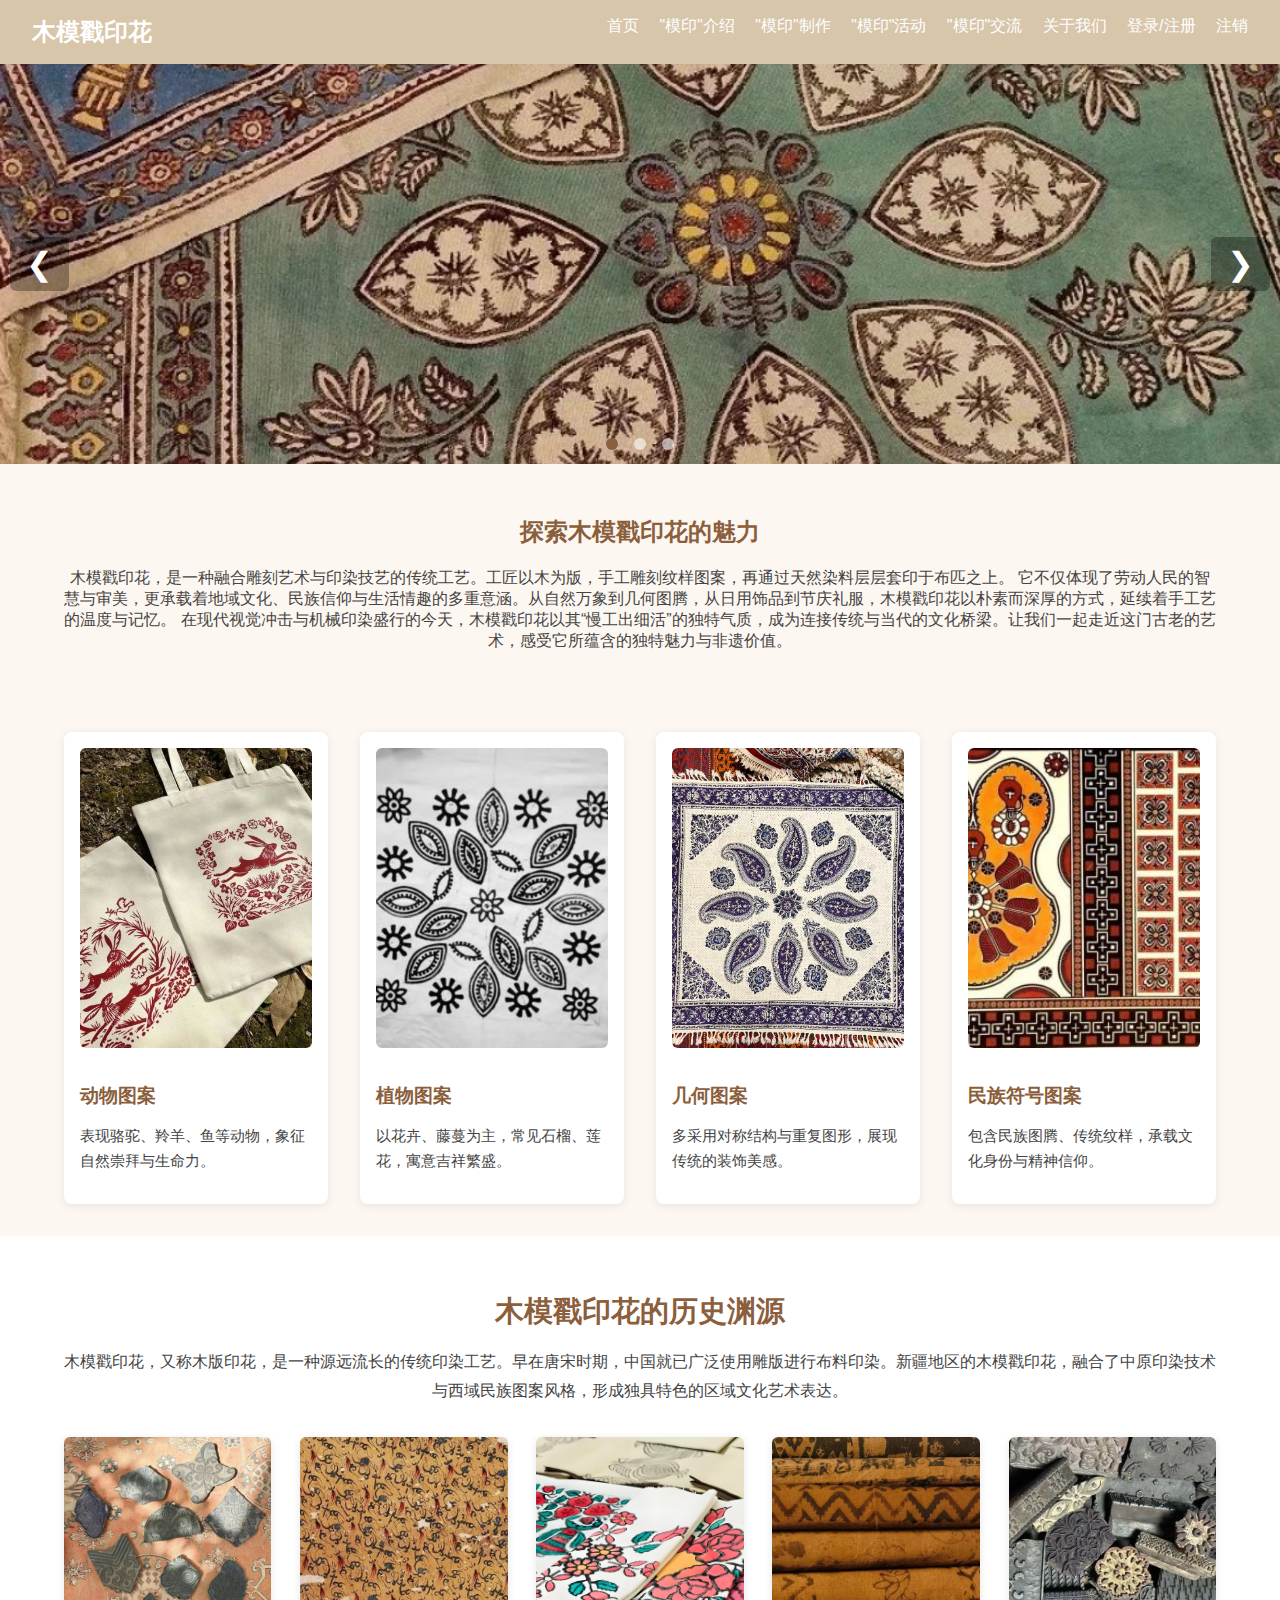
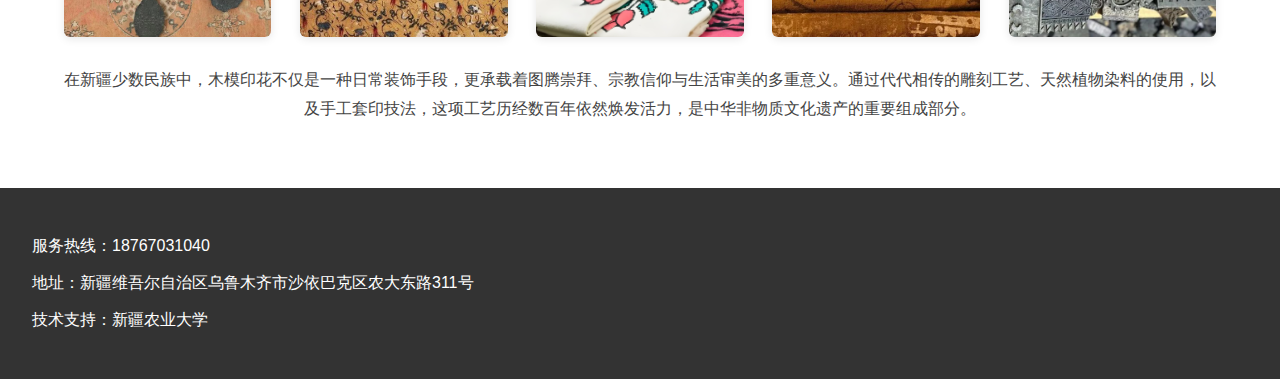
<file: index.html>
<!DOCTYPE html>
<html lang="zh">
  <head>
    <meta charset="UTF-8" />
    <meta name="viewport" content="width=device-width, initial-scale=1.0" />
    <title>木模戳印花</title>
    <link rel="stylesheet" href="css/style.css" />
    <link rel="stylesheet" href="css/index.css" />
    <script src="js/style.js"></script>
  </head>

  <body>
    <header>
      <div class="logo">木模戳印花</div>
      <nav>
        <a href="index.html">首页</a>
      <a href="introduction.html">"模印"介绍</a>
      <a href="production.html">"模印"制作</a>
      <a href="activity.html">"模印"活动</a>
      <a href="interaction.html">"模印"交流</a>
      <a href="contact.html">关于我们</a>
      <a href="login.html">登录/注册</a>
      <a href="#" onclick="logout()">注销</a>
      </nav>
    </header>
    <section class="carousel">
      <div class="carousel-wrapper" id="carousel">
        <div class="carousel-track">
          <img src="assets/lbt1.png" alt="轮播图1" />
          <img src="assets/lbt2.png" alt="轮播图2" />
          <img src="assets/lbt5.png" alt="轮播图3" />
          <!-- 克隆第1张 -->
          <img src="assets/lbt1.png" alt="轮播图1-克隆" />
        </div>

        <!-- 左右按钮 -->
        <button class="carousel-btn prev">&#10094;</button>
        <button class="carousel-btn next">&#10095;</button>

        <!-- 底部圆点 -->
        <div class="carousel-dots">
          <span class="dot active"></span>
          <span class="dot"></span>
          <span class="dot"></span>
        </div>
      </div>
    </section>

    <section class="intro">
      <h2>探索木模戳印花的魅力</h2>
      <p>
        木模戳印花，是一种融合雕刻艺术与印染技艺的传统工艺。工匠以木为版，手工雕刻纹样图案，再通过天然染料层层套印于布匹之上。
        它不仅体现了劳动人民的智慧与审美，更承载着地域文化、民族信仰与生活情趣的多重意涵。从自然万象到几何图腾，从日用饰品到节庆礼服，木模戳印花以朴素而深厚的方式，延续着手工艺的温度与记忆。
        在现代视觉冲击与机械印染盛行的今天，木模戳印花以其“慢工出细活”的独特气质，成为连接传统与当代的文化桥梁。让我们一起走近这门古老的艺术，感受它所蕴含的独特魅力与非遗价值。
      </p>
    </section>
    <section class="embroidery-cards">
      <div class="card">
        <img src="assets/dw.jpg" alt="动物图案" />
        <h3>动物图案</h3>
        <p>表现骆驼、羚羊、鱼等动物，象征自然崇拜与生命力。</p>
      </div>
      <div class="card">
        <img src="assets/zw.jpg" alt="植物图案" />
        <h3>植物图案</h3>
        <p>以花卉、藤蔓为主，常见石榴、莲花，寓意吉祥繁盛。</p>
      </div>
      <div class="card">
        <img src="assets/jh.png" alt="几何图案" />
        <h3>几何图案</h3>
        <p>多采用对称结构与重复图形，展现传统的装饰美感。</p>
      </div>
      <div class="card">
        <img src="assets/mzta.jpg" alt="民族符号图案" />
        <h3>民族符号图案</h3>
        <p>包含民族图腾、传统纹样，承载文化身份与精神信仰。</p>
      </div>
    </section>
    <section class="history-section">
      <h2>木模戳印花的历史渊源</h2>
      <p>
        木模戳印花，又称木版印花，是一种源远流长的传统印染工艺。早在唐宋时期，中国就已广泛使用雕版进行布料印染。新疆地区的木模戳印花，融合了中原印染技术与西域民族图案风格，形成独具特色的区域文化艺术表达。
        <br />
      </p>
      <div class="history-images">
        <img src="assets/ls1.jpg" alt="历史图1" />
        <img src="assets/ls2.jpg" alt="历史图2" />
        <img src="assets/ls3.png" alt="历史图3" />
        <img src="assets/ls4.jpg" alt="历史图4" />
        <img src="assets/ls5.jpg" alt="历史图5" />
      </div>
      <p>
        <br />
        在新疆少数民族中，木模印花不仅是一种日常装饰手段，更承载着图腾崇拜、宗教信仰与生活审美的多重意义。通过代代相传的雕刻工艺、天然植物染料的使用，以及手工套印技法，这项工艺历经数百年依然焕发活力，是中华非物质文化遗产的重要组成部分。
      </p>
    </section>

    <footer>
      <div>
        <p>服务热线：18767031040</p>
        <p>地址：新疆维吾尔自治区乌鲁木齐市沙依巴克区农大东路311号</p>
        <p>技术支持：新疆农业大学</p>
      </div>
    </footer>
  </body>
  <script>
    const track = document.querySelector(".carousel-track");
    const slides = document.querySelectorAll(".carousel-track img");
    const dots = document.querySelectorAll(".carousel-dots .dot");
    const prevBtn = document.querySelector(".carousel-btn.prev");
    const nextBtn = document.querySelector(".carousel-btn.next");

    const totalSlides = slides.length; // 包括最后克隆的那一张
    const realSlideCount = totalSlides - 1; // 真正可点击的数量
    let index = 0;
    let isTransitioning = false;

    function updateSlide(i) {
      if (isTransitioning) return;
      isTransitioning = true;
      track.style.transition = "transform 2s ease";
      track.style.transform = `translateX(-${i * 100}%)`;

      // 更新圆点（只更新真实部分）
      dots.forEach((dot) => dot.classList.remove("active"));
      dots[i % realSlideCount].classList.add("active");
    }

    function nextSlide() {
      index++;
      updateSlide(index);

      // 到达克隆图（即 index == realSlideCount）
      if (index === totalSlides - 1) {
        setTimeout(() => {
          track.style.transition = "none";
          index = 0;
          track.style.transform = `translateX(0%)`;
          isTransitioning = false;
        }, 4000); // 等 transition 动画完成后跳转
      } else {
        setTimeout(() => {
          isTransitioning = false;
        }, 4000);
      }
    }

    function prevSlide() {
      if (index === 0) {
        // 从第1张往回跳到最后一张
        track.style.transition = "none";
        index = realSlideCount - 1;
        track.style.transform = `translateX(-${index * 100}%)`;
        requestAnimationFrame(() => {
          requestAnimationFrame(() => {
            updateSlide(index);
          });
        });
      } else {
        index--;
        updateSlide(index);
        setTimeout(() => {
          isTransitioning = false;
        }, 2000);
      }
    }

    let timer = setInterval(() => {
      nextSlide();
    }, 5000);

    function resetTimer() {
      clearInterval(timer);
      timer = setInterval(() => {
        nextSlide();
      }, 5000);
    }

    // 按钮事件
    nextBtn.addEventListener("click", () => {
      nextSlide();
      resetTimer();
    });

    prevBtn.addEventListener("click", () => {
      prevSlide();
      resetTimer();
    });

    // 圆点点击
    dots.forEach((dot, i) => {
      dot.addEventListener("click", () => {
        index = i;
        updateSlide(index);
        resetTimer();
      });
    });
  </script>
</html>
</file>
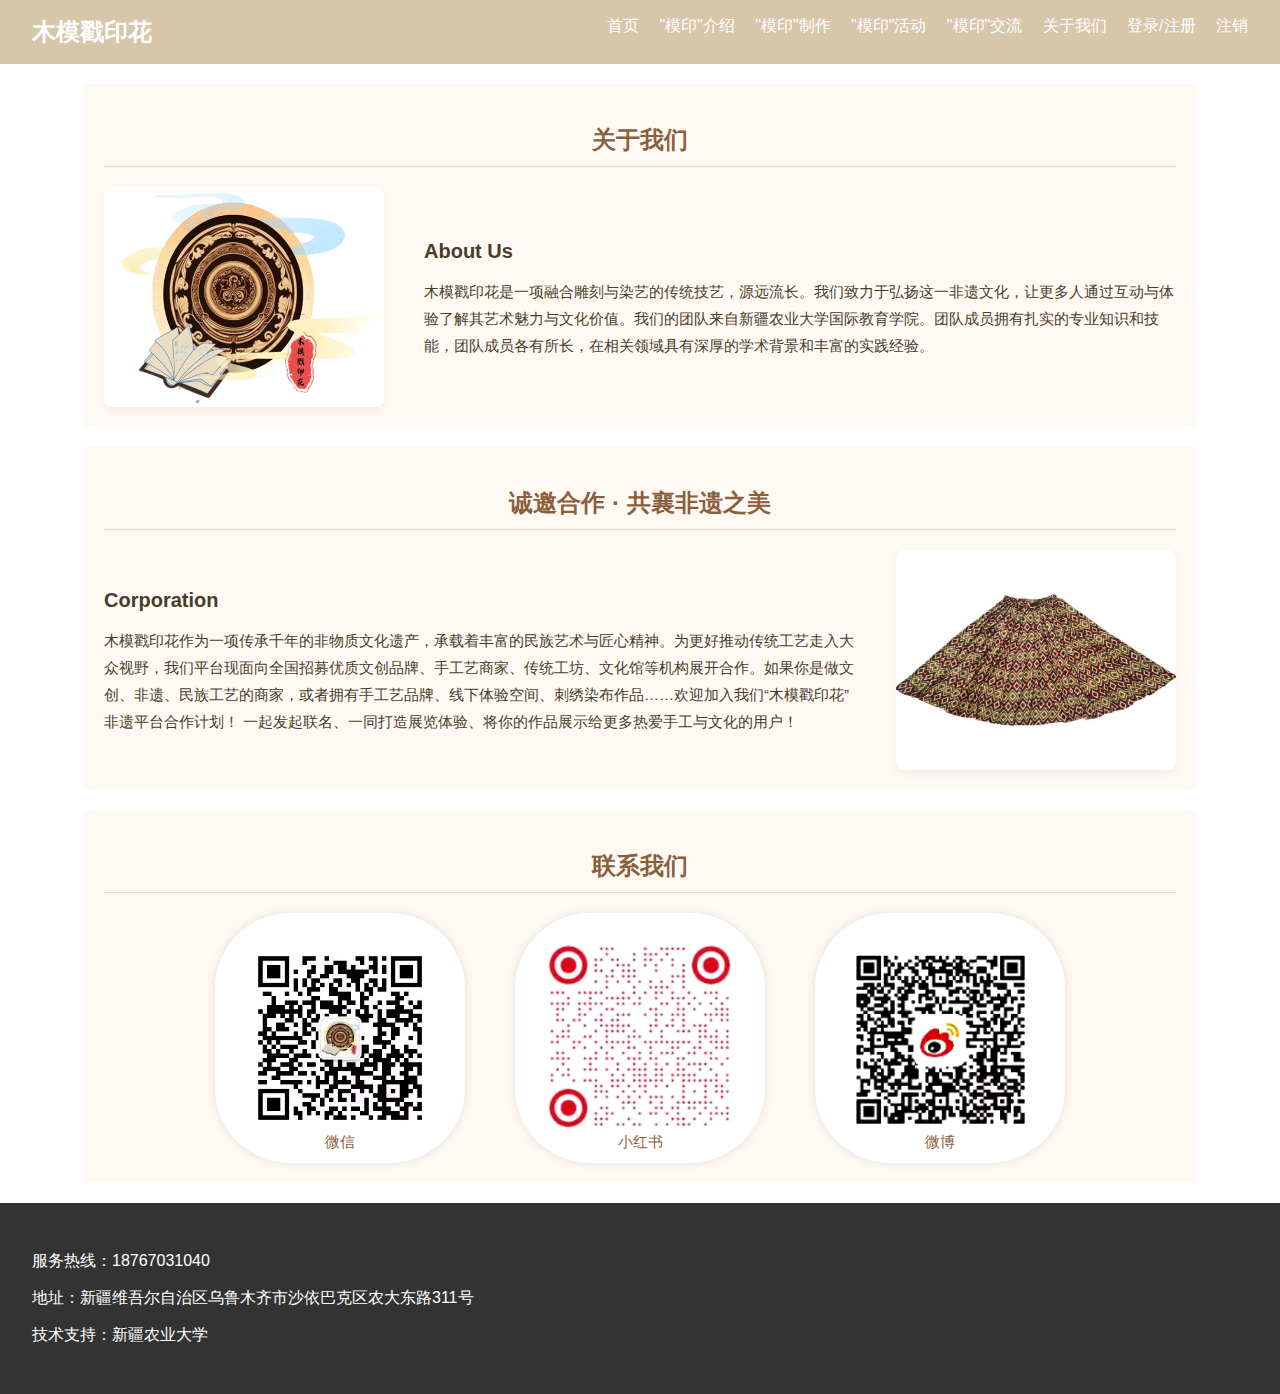
<file: contact.html>
<!DOCTYPE html>
<html lang="zh">
  <head>
    <meta charset="UTF-8" />
    <meta name="viewport" content="width=device-width, initial-scale=1.0" />
    <title>木模戳印花</title>
    <link rel="stylesheet" href="css/style.css" />
    <link rel="stylesheet" href="css/contact.css" />
    <script src="js/style.js"></script>
  </head>
  <body>
    <header>
      <div class="logo">木模戳印花</div>
      <nav>
        <a href="index.html">首页</a>
        <a href="introduction.html">"模印"介绍</a>
        <a href="production.html">"模印"制作</a>
        <a href="activity.html">"模印"活动</a>
        <a href="interaction.html">"模印"交流</a>
        <a href="contact.html">关于我们</a>
        <a href="login.html">登录/注册</a>
        <a href="#" onclick="logout()">注销</a>
      </nav>
    </header>
    <section class="content-section">
        <!-- 关于我们 -->
        <div class="section-box">
          <h2 class="section-title">关于我们</h2>
          <div class="section-content">
            <img src="assets/logo.png" alt="关于我们">
            <div class="text-box">
              <h3>About Us</h3>
              <p>木模戳印花是一项融合雕刻与染艺的传统技艺，源远流长。我们致力于弘扬这一非遗文化，让更多人通过互动与体验了解其艺术魅力与文化价值。我们的团队来自新疆农业大学国际教育学院。团队成员拥有扎实的专业知识和技能，团队成员各有所长，在相关领域具有深厚的学术背景和丰富的实践经验。</p>
            </div>
          </div>
        </div>
        <div class="section-box">
          <h2 class="section-title">诚邀合作 · 共襄非遗之美</h2>
          <div class="section-content">
            <div class="text-box">
              <h3>Corporation</h3>
              <p>木模戳印花作为一项传承千年的非物质文化遗产，承载着丰富的民族艺术与匠心精神。为更好推动传统工艺走入大众视野，我们平台现面向全国招募优质文创品牌、手工艺商家、传统工坊、文化馆等机构展开合作。如果你是做文创、非遗、民族工艺的商家，或者拥有手工艺品牌、线下体验空间、刺绣染布作品……欢迎加入我们“木模戳印花”非遗平台合作计划！

                一起发起联名、一同打造展览体验、将你的作品展示给更多热爱手工与文化的用户！</p>
            </div>
            <img src="assets/zp1.jpg" alt="合作">
          </div>
        </div>
      
        <div class="section-box">
          <h2 class="section-title">联系我们</h2>
          <div class="gallery">
            <div class="qrcode-item">
                <img src="assets/wx.jpg" alt="微信二维码" />
                <span>微信</span>
              </div>
              <div class="qrcode-item">
                <img src="assets/book.png" alt="小红书二维码" />
                <span>小红书</span>
              </div>
              <div class="qrcode-item">
                <img src="assets/web.png" alt="微博二维码" />
                <span>微博</span>
              </div>
          </div>
        </div>
      </section>
      
    <footer>
        <div>
          <p>服务热线：18767031040</p>
          <p>地址：新疆维吾尔自治区乌鲁木齐市沙依巴克区农大东路311号</p>
          <p>技术支持：新疆农业大学</p>
        </div>
      </footer>
    </body>
</file>
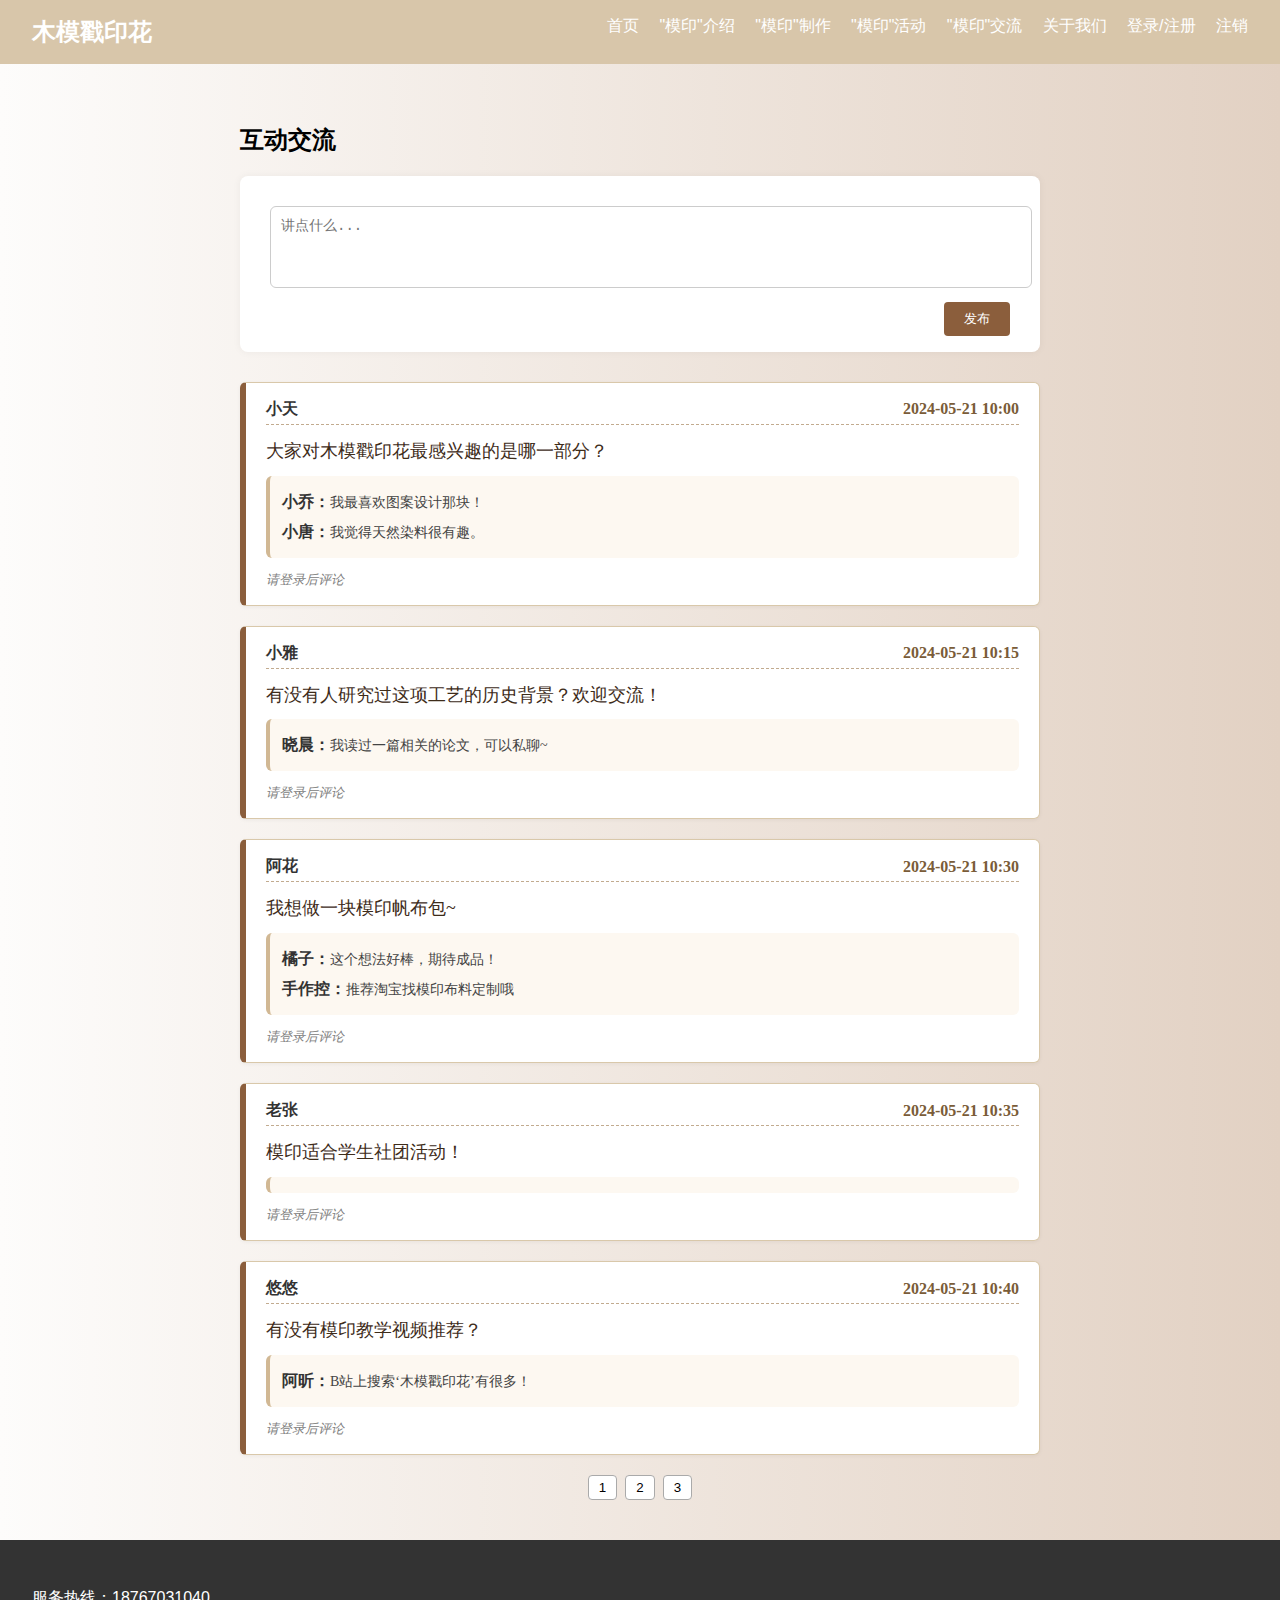
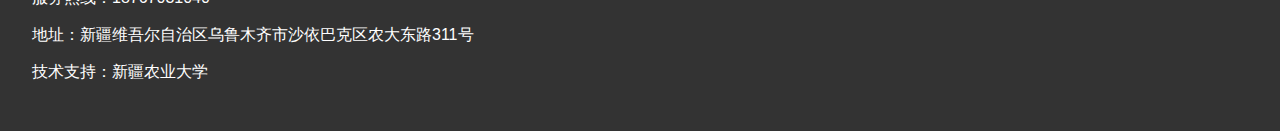
<file: interaction.html>
<!DOCTYPE html>
<html lang="zh">
  <head>
    <meta charset="UTF-8" />
    <meta name="viewport" content="width=device-width, initial-scale=1.0" />
    <title>木模戳印花</title>
    <link rel="stylesheet" href="css/style.css" />
    <link rel="stylesheet" href="css/interaction.css" />
    <script src="js/style.js"></script>
  </head>
  <body>
    <header>
      <div class="logo">木模戳印花</div>
      <nav>
        <a href="index.html">首页</a>
        <a href="introduction.html">"模印"介绍</a>
        <a href="production.html">"模印"制作</a>
        <a href="activity.html">"模印"活动</a>
        <a href="interaction.html">"模印"交流</a>
        <a href="contact.html">关于我们</a>
        <a href="login.html">登录/注册</a>
        <a href="#" onclick="logout()">注销</a>
      </nav>
    </header>
    <!-- <section class="banner"></section> -->

    <section class="interaction-section">
      <div class="interaction-wrapper">
        <h2>互动交流</h2>

        <div class="post-form">
          <textarea id="newPostContent" placeholder="讲点什么..."></textarea>
          <button onclick="submitPost()">发布</button>
        </div>

        <div id="postList" class="post-list"></div>
        <div id="pagination" class="pagination"></div>
      </div>
    </section>

    <footer>
      <div>
        <p>服务热线：18767031040</p>
        <p>地址：新疆维吾尔自治区乌鲁木齐市沙依巴克区农大东路311号</p>
        <p>技术支持：新疆农业大学</p>
      </div>
    </footer>

    <script>
      let posts = [
        {
          user: "小天",
          content: "大家对木模戳印花最感兴趣的是哪一部分？",
          time: "2024-05-21 10:00",
          comments: [
            { user: "小乔", content: "我最喜欢图案设计那块！" },
            { user: "小唐", content: "我觉得天然染料很有趣。" },
          ],
        },
        {
          user: "小雅",
          content: "有没有人研究过这项工艺的历史背景？欢迎交流！",
          time: "2024-05-21 10:15",
          comments: [
            { user: "晓晨", content: "我读过一篇相关的论文，可以私聊~" },
          ],
        },
        {
          user: "阿花",
          content: "我想做一块模印帆布包~",
          time: "2024-05-21 10:30",
          comments: [
            { user: "橘子", content: "这个想法好棒，期待成品！" },
            { user: "手作控", content: "推荐淘宝找模印布料定制哦" },
          ],
        },
        {
          user: "老张",
          content: "模印适合学生社团活动！",
          time: "2024-05-21 10:35",
          comments: [],
        },
        {
          user: "悠悠",
          content: "有没有模印教学视频推荐？",
          time: "2024-05-21 10:40",
          comments: [
            { user: "阿昕", content: "B站上搜索‘木模戳印花’有很多！" },
          ],
        },
        {
          user: "茉莉",
          content: "我家小孩很喜欢模印图案",
          time: "2024-05-21 10:50",
          comments: [{ user: "温温", content: "可以做亲子手工活动~" }],
        },
        {
          user: "可可",
          content: "请问哪里能买到木模？",
          time: "2024-05-21 10:55",
          comments: [{ user: "老赵", content: "新疆民艺街有一家手工木模店" }],
        },
        {
          user: "清风",
          content: "我自己刻了几个模子，欢迎交流经验",
          time: "2024-05-21 11:00",
          comments: [],
        },
        {
          user: "青青子衿",
          content: "模印工艺太有治愈感了~适合冥想",
          time: "2024-05-21 11:05",
          comments: [{ user: "阿树", content: "+1，敲木模的时候真的很静心！" }],
        },
        {
          user: "木艺斋",
          content: "我们工作室近期有免费体验课，欢迎报名",
          time: "2024-05-21 11:10",
          comments: [{ user: "小鱼", content: "报名了！期待见面！" }],
        },{
          user: "小杜",
          content: "我们公司近期有免费体验课，欢迎报名",
          time: "2024-05-21 10:00",
          comments: [{ user: "小鱼", content: "具体有些什么课程？" }],
        }
      ];

      const currentUser = localStorage.getItem("currentUser");
      const pageSize = 5;
      let currentPage = 1;

      function renderPosts() {
        const start = (currentPage - 1) * pageSize;
        const end = start + pageSize;
        const visiblePosts = posts.slice(start, end);

        const postList = document.getElementById("postList");
        postList.innerHTML = "";

        visiblePosts.forEach((post, idxGlobal) => {
          const idx = start + idxGlobal;

          const postDiv = document.createElement("div");
          postDiv.className = "post";

          postDiv.innerHTML = `
        <div class="post-header">
          <strong>${post.user}</strong> 
          <span>${post.time}</span>
        </div>
        <div class="post-body">
          <h3>${post.content}</h3>
        </div>
        <div class="comment-list">
          ${post.comments
            .map((c) => `<p><strong>${c.user}：</strong>${c.content}</p>`)
            .join("")}
        </div>
        <div class="comment-box">
          ${
            currentUser
              ? `
            <input type="text" placeholder="评论..." onkeydown="if(event.key==='Enter'){addComment(${idx}, this)}">
          `
              : `<em style="color:gray;">请登录后评论</em>`
          }
        </div>
      `;

          postList.appendChild(postDiv);
        });

        renderPagination();
      }

      function renderPagination() {
        const pagination = document.getElementById("pagination");
        pagination.innerHTML = "";
        const pageCount = Math.ceil(posts.length / pageSize);

        for (let i = 1; i <= pageCount; i++) {
          const btn = document.createElement("button");
          btn.textContent = i;
          btn.className = i === currentPage ? "active" : "";
          btn.onclick = () => {
            currentPage = i;
            renderPosts();
          };
          pagination.appendChild(btn);
        }
      }

      function addComment(postIndex, input) {
        const content = input.value.trim();
        if (!content) return;
        posts[postIndex].comments.push({ user: currentUser, content });
        input.value = "";
        renderPosts();
      }

      function submitPost() {
        const content = document.getElementById("newPostContent").value.trim();
        if (!currentUser) return alert("请先登录后发布");
        if (!content) return;
        posts.unshift({
          user: currentUser,
          content,
          time: new Date().toLocaleString(),
          comments: [],
        });
        document.getElementById("newPostContent").value = "";
        renderPosts();
      }

      renderPosts();
    </script>
  </body>
</html>
</file>
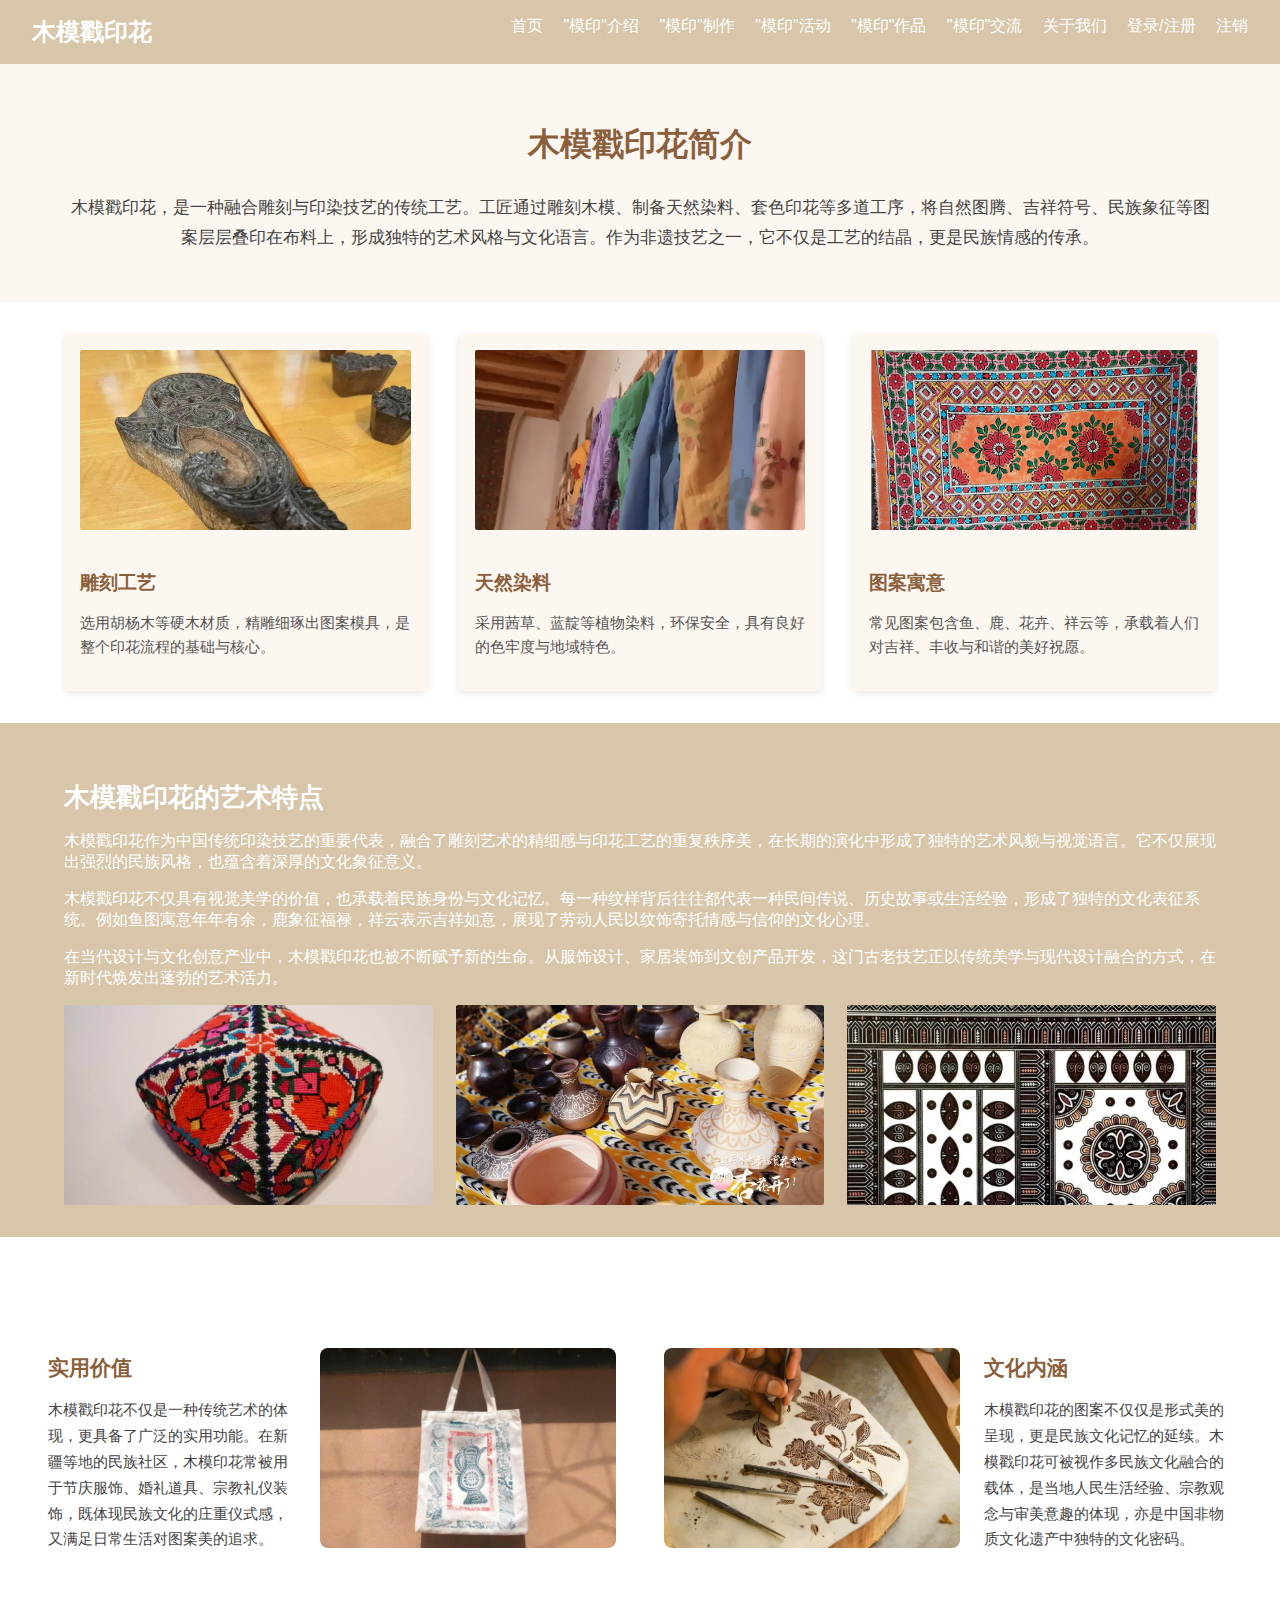
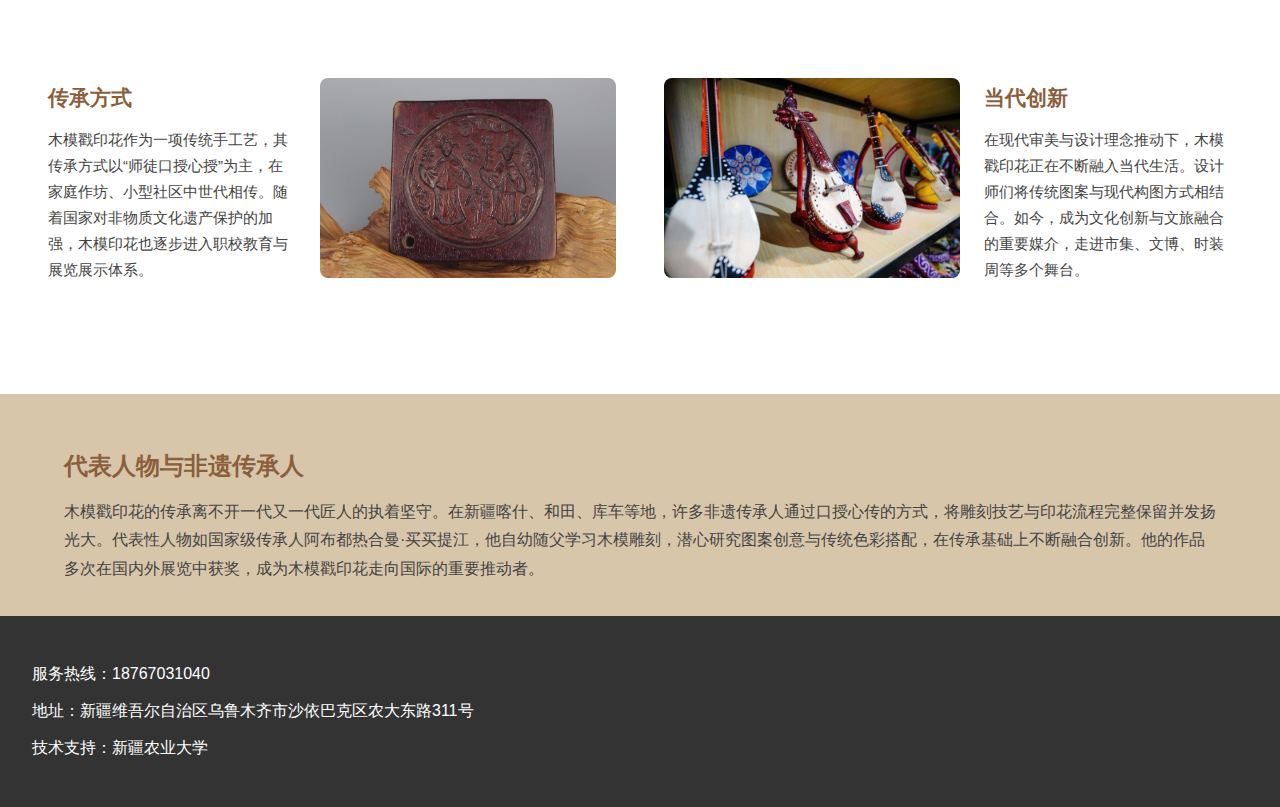
<file: introduction.html>
<!DOCTYPE html>
<html lang="zh">
  <head>
    <meta charset="UTF-8" />
    <meta name="viewport" content="width=device-width, initial-scale=1.0" />
    <title>模印介绍</title>
    <link rel="stylesheet" href="css/style.css" />
    <link rel="stylesheet" href="css/introduction.css" />
    <script src="js/style.js"></script>
  </head>
  <body>
    <header>
      <div class="logo">木模戳印花</div>
      <nav>
        <a href="index.html">首页</a>
        <a href="introduction.html">"模印"介绍</a>
        <a href="production.html">"模印"制作</a>
        <a href="activity.html">"模印"活动</a>
        <a href="craft.html">"模印"作品</a>
        <a href="interaction.html">"模印"交流</a>
        <a href="contact.html">关于我们</a>
        <a href="login.html">登录/注册</a>
        <a href="#" onclick="logout()">注销</a>
      </nav>
    </header>

    <section class="section-intro">
      <h2>木模戳印花简介</h2>
      <p>
        木模戳印花，是一种融合雕刻与印染技艺的传统工艺。工匠通过雕刻木模、制备天然染料、套色印花等多道工序，将自然图腾、吉祥符号、民族象征等图案层层叠印在布料上，形成独特的艺术风格与文化语言。作为非遗技艺之一，它不仅是工艺的结晶，更是民族情感的传承。
      </p>
    </section>

    <section class="section-grid">
      <div class="grid-item">
        <img src="assets/dkys.jpeg" alt="雕刻工艺" />
        <h3>雕刻工艺</h3>
        <p>
          选用胡杨木等硬木材质，精雕细琢出图案模具，是整个印花流程的基础与核心。
        </p>
      </div>
      <div class="grid-item">
        <img src="assets/trrl.png" alt="天然染料" />
        <h3>天然染料</h3>
        <p>采用茜草、蓝靛等植物染料，环保安全，具有良好的色牢度与地域特色。</p>
      </div>
      <div class="grid-item">
        <img src="assets/tayy.png" alt="图案寓意" />
        <h3>图案寓意</h3>
        <p>
          常见图案包含鱼、鹿、花卉、祥云等，承载着人们对吉祥、丰收与和谐的美好祝愿。
        </p>
      </div>
    </section>

    <section class="section-highlight">
      <h3>木模戳印花的艺术特点</h3>
      <p>
        木模戳印花作为中国传统印染技艺的重要代表，融合了雕刻艺术的精细感与印花工艺的重复秩序美，在长期的演化中形成了独特的艺术风貌与视觉语言。它不仅展现出强烈的民族风格，也蕴含着深厚的文化象征意义。
      </p>
      <p>
        木模戳印花不仅具有视觉美学的价值，也承载着民族身份与文化记忆。每一种纹样背后往往都代表一种民间传说、历史故事或生活经验，形成了独特的文化表征系统。例如鱼图寓意年年有余，鹿象征福禄，祥云表示吉祥如意，展现了劳动人民以纹饰寄托情感与信仰的文化心理。
      </p>
      <p>
        在当代设计与文化创意产业中，木模戳印花也被不断赋予新的生命。从服饰设计、家居装饰到文创产品开发，这门古老技艺正以传统美学与现代设计融合的方式，在新时代焕发出蓬勃的艺术活力。
      </p>
      <div class="highlight-images">
        <img src="assets/ystd1.png" alt="图1" />
        <img src="assets/ystd3.png" alt="图2" />
        <img src="assets/ystd2.png" alt="图3" />
      </div>
    </section>
    <section class="section-feature-horizontal">
      <div class="feature-grid">
        <div class="feature-box">
          <div class="feature-text">
            <h3>实用价值</h3>
            <p>
              木模戳印花不仅是一种传统艺术的体现，更具备了广泛的实用功能。在新疆等地的民族社区，木模印花常被用于节庆服饰、婚礼道具、宗教礼仪装饰，既体现民族文化的庄重仪式感，又满足日常生活对图案美的追求。
            </p>
          </div>
          <div class="feature-image">
            <img src="assets/syjz.png" alt="实用价值" />
          </div>
        </div>

        <div class="feature-box">
          <div class="feature-image">
            <img src="assets/whnh.png" alt="文化内涵" />
          </div>
          <div class="feature-text">
            <h3>文化内涵</h3>
            <p>
              木模戳印花的图案不仅仅是形式美的呈现，更是民族文化记忆的延续。木模戳印花可被视作多民族文化融合的载体，是当地人民生活经验、宗教观念与审美意趣的体现，亦是中国非物质文化遗产中独特的文化密码。
            </p>
          </div>
        </div>

        <div class="feature-box">
          <div class="feature-text">
            <h3>传承方式</h3>
            <p>
              木模戳印花作为一项传统手工艺，其传承方式以“师徒口授心授”为主，在家庭作坊、小型社区中世代相传。随着国家对非物质文化遗产保护的加强，木模印花也逐步进入职校教育与展览展示体系。
            </p>
          </div>
          <div class="feature-image">
            <img src="assets/ccfs.png" alt="传承方式" />
          </div>
        </div>

        <div class="feature-box">
          <div class="feature-image">
            <img src="assets/ddcx.png" alt="当代创新" />
          </div>
          <div class="feature-text">
            <h3>当代创新</h3>
            <p>
              在现代审美与设计理念推动下，木模戳印花正在不断融入当代生活。设计师们将传统图案与现代构图方式相结合。如今，成为文化创新与文旅融合的重要媒介，走进市集、文博、时装周等多个舞台。
            </p>
          </div>
        </div>
      </div>
    </section>
    <section class="section-inheritor">
      <h3>代表人物与非遗传承人</h3>
      <p>
        木模戳印花的传承离不开一代又一代匠人的执着坚守。在新疆喀什、和田、库车等地，许多非遗传承人通过口授心传的方式，将雕刻技艺与印花流程完整保留并发扬光大。代表性人物如国家级传承人阿布都热合曼·买买提江，他自幼随父学习木模雕刻，潜心研究图案创意与传统色彩搭配，在传承基础上不断融合创新。他的作品多次在国内外展览中获奖，成为木模戳印花走向国际的重要推动者。
      </p>
    </section>

    <footer>
      <div>
        <p>服务热线：18767031040</p>
        <p>地址：新疆维吾尔自治区乌鲁木齐市沙依巴克区农大东路311号</p>
        <p>技术支持：新疆农业大学</p>
      </div>
    </footer>
  </body>
</html>
</file>
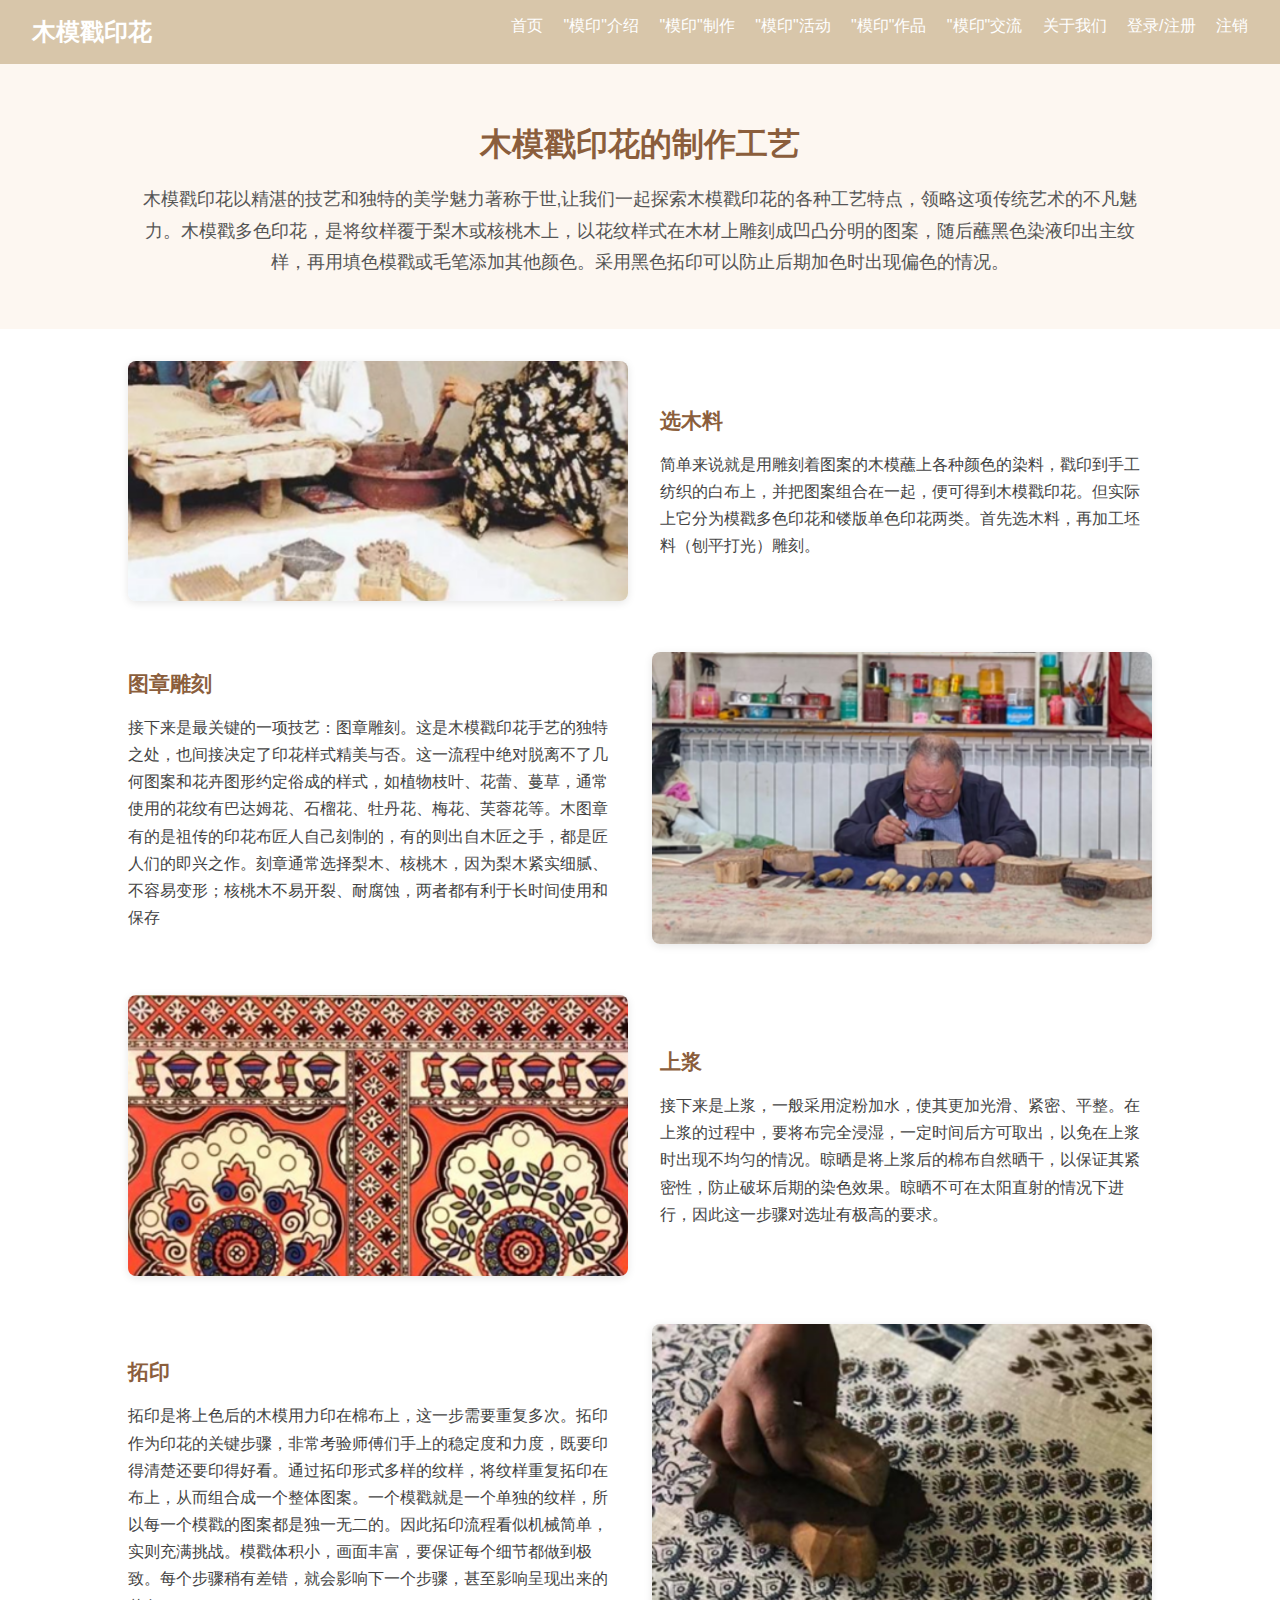
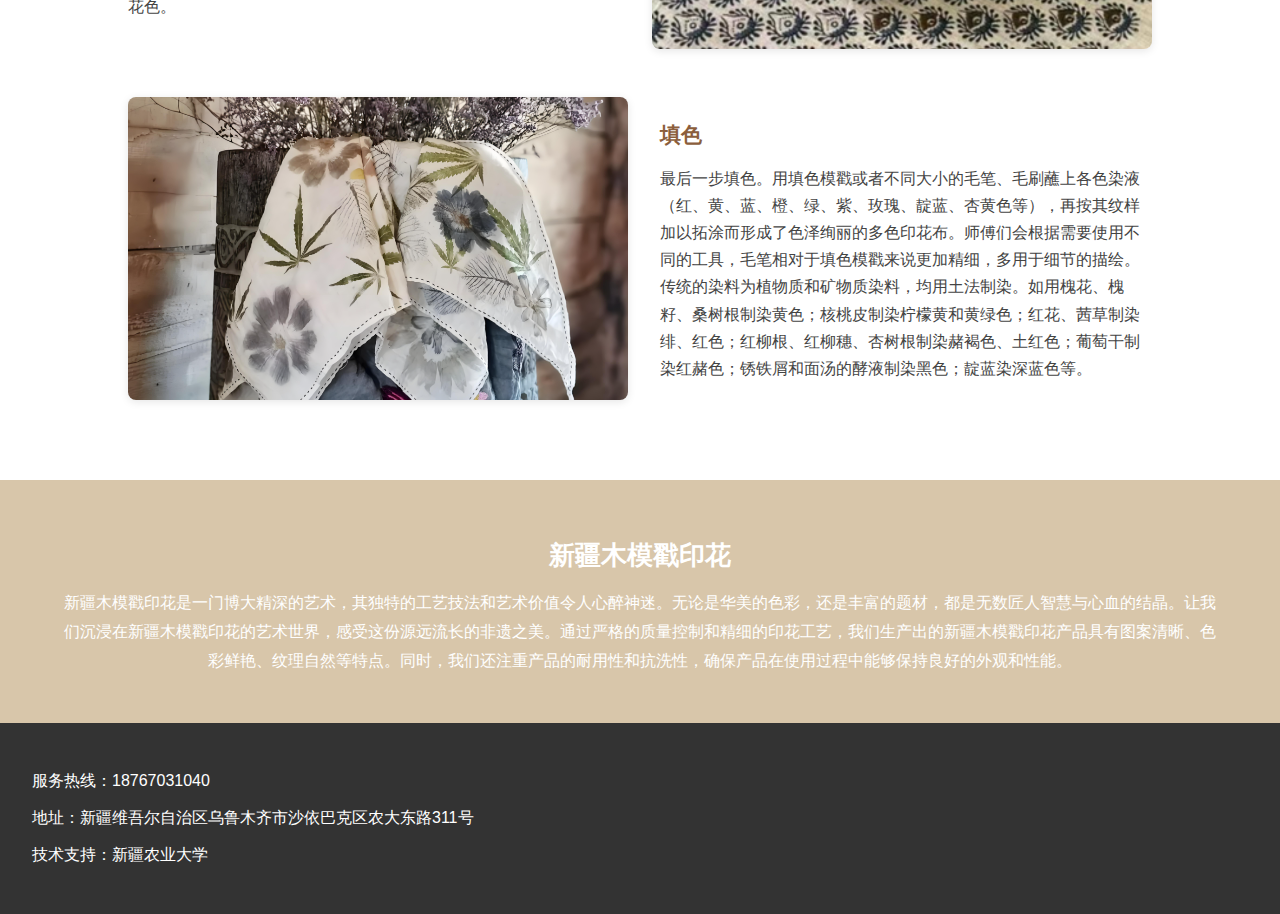
<file: production.html>
<!DOCTYPE html>
<html lang="zh">
  <head>
    <meta charset="UTF-8" />
    <meta name="viewport" content="width=device-width, initial-scale=1.0" />
    <title>木模戳印花</title>
    <link rel="stylesheet" href="css/style.css" />
    <link rel="stylesheet" href="css/production.css" />
    <script src="js/style.js"></script>
  </head>
  <body>
    <header>
      <div class="logo">木模戳印花</div>
      <nav>
        <a href="index.html">首页</a>
        <a href="introduction.html">"模印"介绍</a>
        <a href="production.html">"模印"制作</a>
        <a href="activity.html">"模印"活动</a>
        <a href="craft.html">"模印"作品</a>
        <a href="interaction.html">"模印"交流</a>
        <a href="contact.html">关于我们</a>
        <a href="login.html">登录/注册</a>
        <a href="#" onclick="logout()">注销</a>
      </nav>
    </header>

    <section class="intro-banner">
      <h2>木模戳印花的制作工艺</h2>
      <p>
        木模戳印花以精湛的技艺和独特的美学魅力著称于世,让我们一起探索木模戳印花的各种工艺特点，领略这项传统艺术的不凡魅力。木模戳多色印花，是将纹样覆于梨木或核桃木上，以花纹样式在木材上雕刻成凹凸分明的图案，随后蘸黑色染液印出主纹样，再用填色模戳或毛笔添加其他颜色。采用黑色拓印可以防止后期加色时出现偏色的情况。
      </p>
    </section>

    <section class="feature-section">
      <div class="feature reverse">
        <img src="assets/xml.png" alt="选木料" />
        <div class="text">
          <h3>选木料</h3>
          <p>
            简单来说就是用雕刻着图案的木模蘸上各种颜色的染料，戳印到手工纺织的白布上，并把图案组合在一起，便可得到木模戳印花。但实际上它分为模戳多色印花和镂版单色印花两类。首先选木料，再加工坯料（刨平打光）雕刻。
          </p>
        </div>
      </div>

      <div class="feature">
        <div class="text">
          <h3>图章雕刻</h3>
          <p>
            接下来是最关键的一项技艺：图章雕刻。这是木模戳印花手艺的独特之处，也间接决定了印花样式精美与否。这一流程中绝对脱离不了几何图案和花卉图形约定俗成的样式，如植物枝叶、花蕾、蔓草，通常使用的花纹有巴达姆花、石榴花、牡丹花、梅花、芙蓉花等。木图章有的是祖传的印花布匠人自己刻制的，有的则出自木匠之手，都是匠人们的即兴之作。刻章通常选择梨木、核桃木，因为梨木紧实细腻、不容易变形；核桃木不易开裂、耐腐蚀，两者都有利于长时间使用和保存
          </p>
        </div>
        <img src="assets/tzdk.png" alt="图章雕刻" />
      </div>

      <div class="feature reverse">
        <img src="assets/sj.png" alt="上浆" />
        <div class="text">
          <h3>上浆</h3>
          <p>
            接下来是上浆，一般采用淀粉加水，使其更加光滑、紧密、平整。在上浆的过程中，要将布完全浸湿，一定时间后方可取出，以免在上浆时出现不均匀的情况。晾晒是将上浆后的棉布自然晒干，以保证其紧密性，防止破坏后期的染色效果。晾晒不可在太阳直射的情况下进行，因此这一步骤对选址有极高的要求。
          </p>
        </div>
      </div>
      <div class="feature">
        <div class="text">
          <h3>拓印</h3>
          <p>
            拓印是将上色后的木模用力印在棉布上，这一步需要重复多次。拓印作为印花的关键步骤，非常考验师傅们手上的稳定度和力度，既要印得清楚还要印得好看。通过拓印形式多样的纹样，将纹样重复拓印在布上，从而组合成一个整体图案。一个模戳就是一个单独的纹样，所以每一个模戳的图案都是独一无二的。因此拓印流程看似机械简单，实则充满挑战。模戳体积小，画面丰富，要保证每个细节都做到极致。每个步骤稍有差错，就会影响下一个步骤，甚至影响呈现出来的花色。
          </p>
        </div>
        <img src="assets/gy1.png" alt="拓印" />
      </div>
      <div class="feature reverse">
        <img src="assets/gy3.png" alt="填色" />
        <div class="text">
          <h3>填色</h3>
          <p>
            最后一步填色。用填色模戳或者不同大小的毛笔、毛刷蘸上各色染液（红、黄、蓝、橙、绿、紫、玫瑰、靛蓝、杏黄色等），再按其纹样加以拓涂而形成了色泽绚丽的多色印花布。师傅们会根据需要使用不同的工具，毛笔相对于填色模戳来说更加精细，多用于细节的描绘。
            传统的染料为植物质和矿物质染料，均用土法制染。如用槐花、槐籽、桑树根制染黄色；核桃皮制染柠檬黄和黄绿色；红花、茜草制染绯、红色；红柳根、红柳穗、杏树根制染赭褐色、土红色；葡萄干制染红赭色；锈铁屑和面汤的酵液制染黑色；靛蓝染深蓝色等。
          </p>
        </div>
      </div>
    </section>

    <section class="appreciation">
      <h3>新疆木模戳印花</h3>
      <p>
        新疆木模戳印花是一门博大精深的艺术，其独特的工艺技法和艺术价值令人心醉神迷。无论是华美的色彩，还是丰富的题材，都是无数匠人智慧与心血的结晶。让我们沉浸在新疆木模戳印花的艺术世界，感受这份源远流长的非遗之美。通过严格的质量控制和精细的印花工艺，我们生产出的新疆木模戳印花产品具有图案清晰、色彩鲜艳、纹理自然等特点。同时，我们还注重产品的耐用性和抗洗性，确保产品在使用过程中能够保持良好的外观和性能。
      </p>
    </section>

    <footer>
      <div>
        <p>服务热线：18767031040</p>
        <p>地址：新疆维吾尔自治区乌鲁木齐市沙依巴克区农大东路311号</p>
        <p>技术支持：新疆农业大学</p>
      </div>
    </footer>
  </body>
</html>
</file>
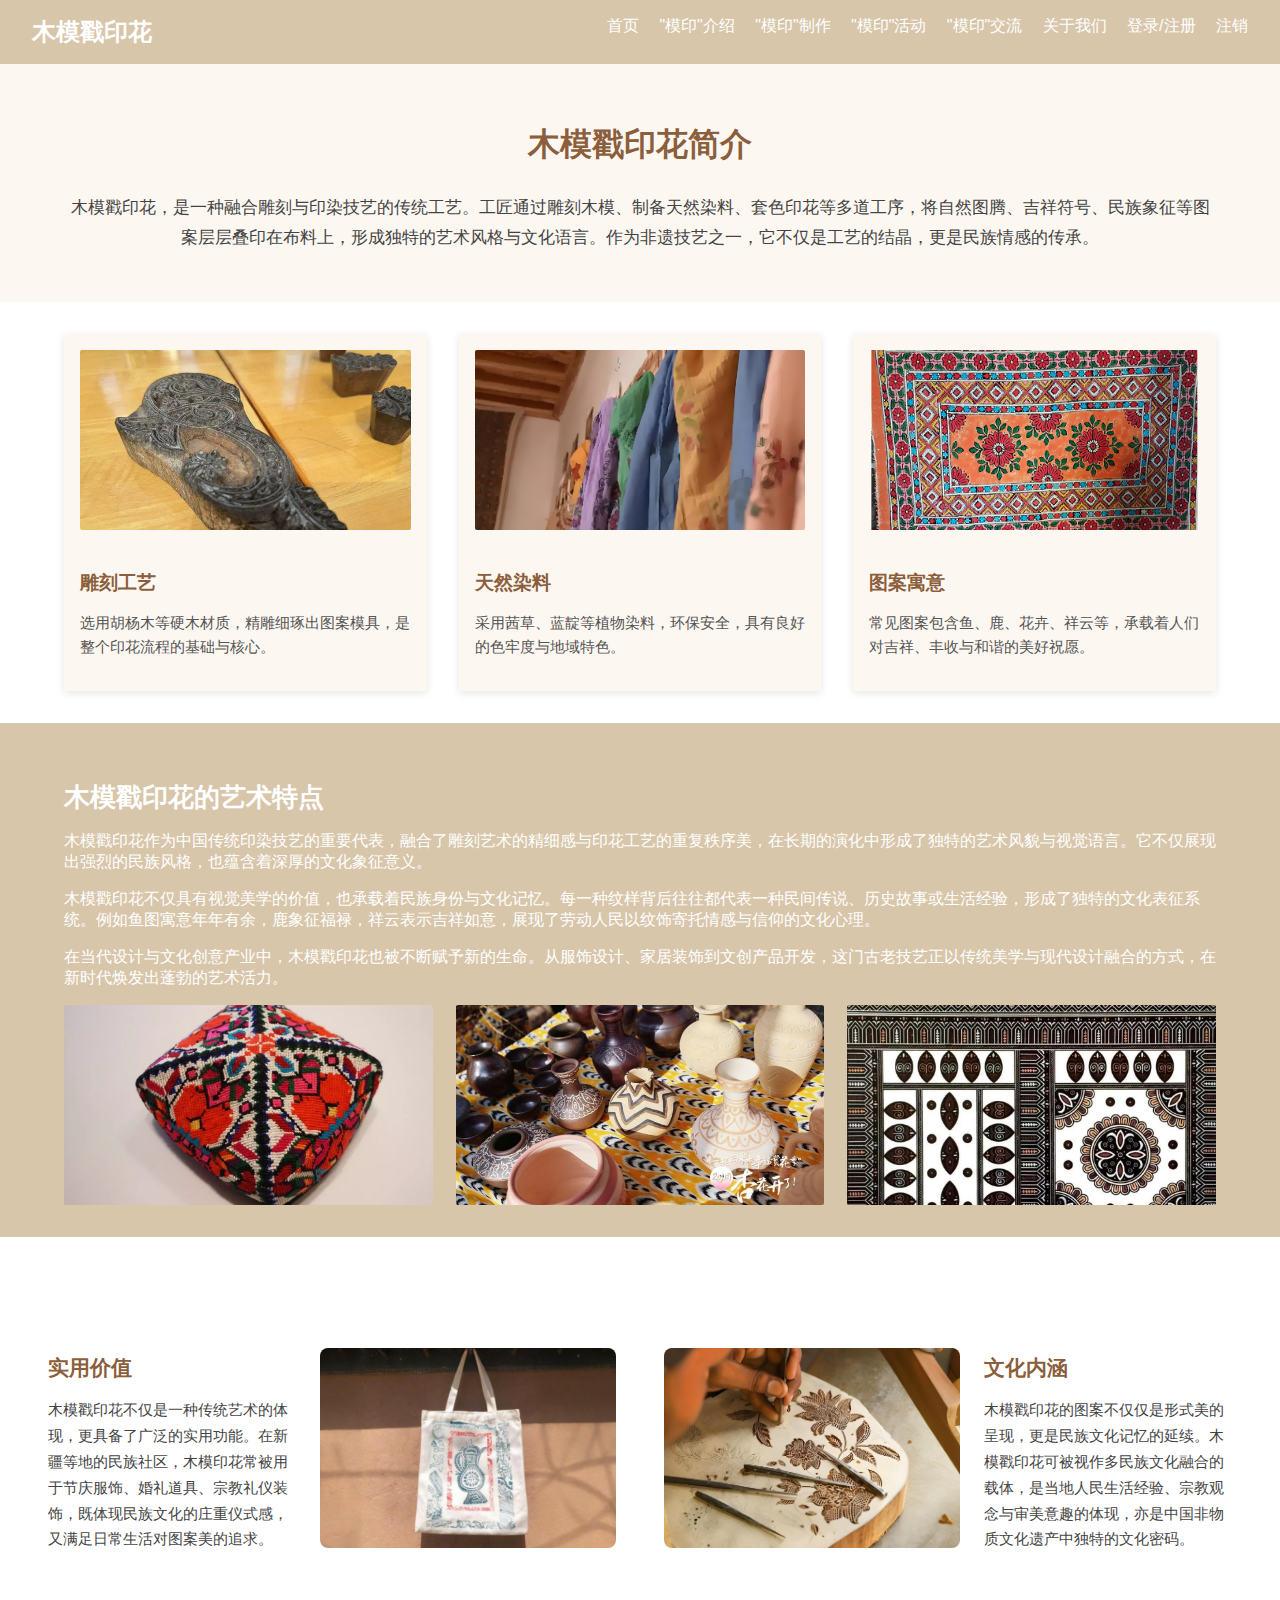
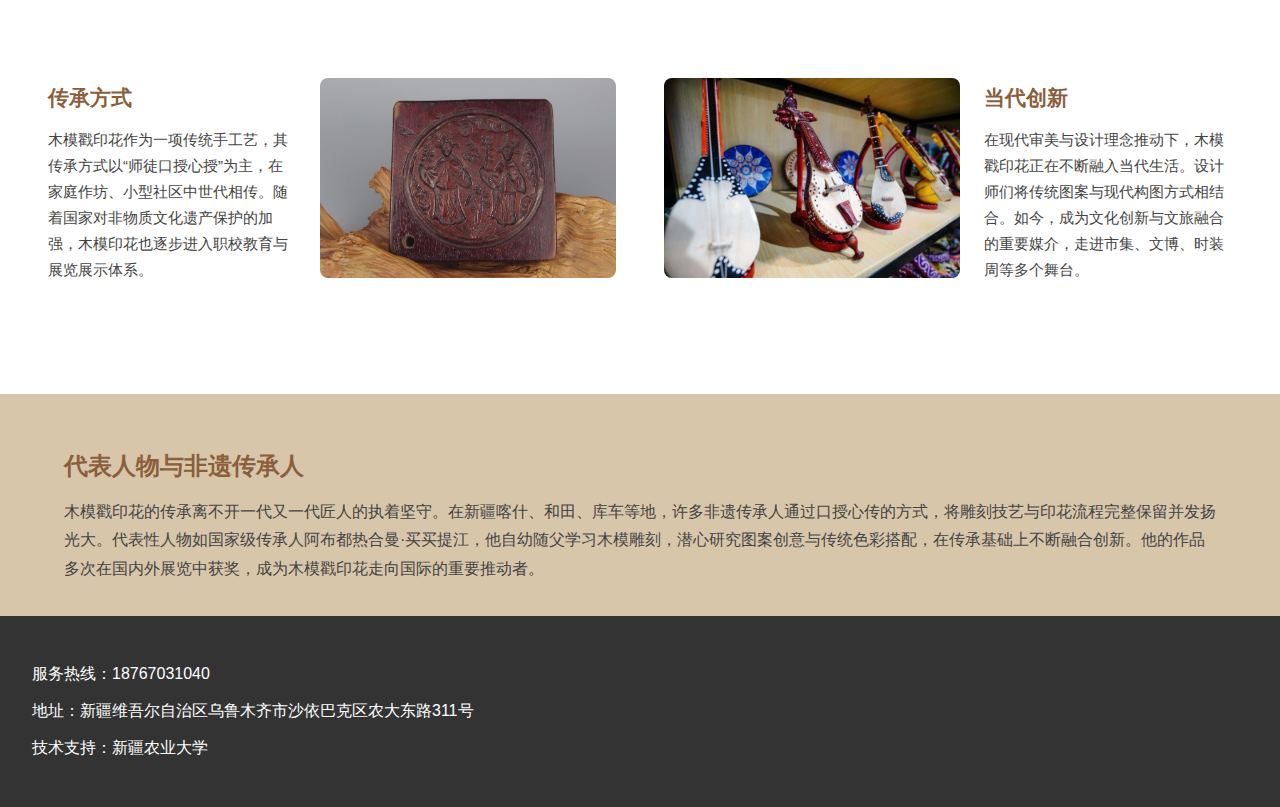
<file: embroidery_site/introduction.html>
<!DOCTYPE html>
<html lang="zh">
  <head>
    <meta charset="UTF-8" />
    <meta name="viewport" content="width=device-width, initial-scale=1.0" />
    <title>模印介绍</title>
    <link rel="stylesheet" href="css/style.css" />
    <link rel="stylesheet" href="css/introduction.css" />
    <script src="js/style.js"></script>
  </head>
  <body>
    <header>
      <div class="logo">木模戳印花</div>
      <nav>
        <a href="index.html">首页</a>
        <a href="introduction.html">"模印"介绍</a>
        <a href="production.html">"模印"制作</a>
        <a href="activity.html">"模印"活动</a>
        <a href="interaction.html">"模印"交流</a>
        <a href="contact.html">关于我们</a>
        <a href="login.html">登录/注册</a>
        <a href="#" onclick="logout()">注销</a>
      </nav>
    </header>

    <section class="section-intro">
      <h2>木模戳印花简介</h2>
      <p>
        木模戳印花，是一种融合雕刻与印染技艺的传统工艺。工匠通过雕刻木模、制备天然染料、套色印花等多道工序，将自然图腾、吉祥符号、民族象征等图案层层叠印在布料上，形成独特的艺术风格与文化语言。作为非遗技艺之一，它不仅是工艺的结晶，更是民族情感的传承。
      </p>
    </section>

    <section class="section-grid">
      <div class="grid-item">
        <img src="assets/dkys.jpeg" alt="雕刻工艺" />
        <h3>雕刻工艺</h3>
        <p>
          选用胡杨木等硬木材质，精雕细琢出图案模具，是整个印花流程的基础与核心。
        </p>
      </div>
      <div class="grid-item">
        <img src="assets/trrl.png" alt="天然染料" />
        <h3>天然染料</h3>
        <p>采用茜草、蓝靛等植物染料，环保安全，具有良好的色牢度与地域特色。</p>
      </div>
      <div class="grid-item">
        <img src="assets/tayy.png" alt="图案寓意" />
        <h3>图案寓意</h3>
        <p>
          常见图案包含鱼、鹿、花卉、祥云等，承载着人们对吉祥、丰收与和谐的美好祝愿。
        </p>
      </div>
    </section>

    <section class="section-highlight">
      <h3>木模戳印花的艺术特点</h3>
      <p>
        木模戳印花作为中国传统印染技艺的重要代表，融合了雕刻艺术的精细感与印花工艺的重复秩序美，在长期的演化中形成了独特的艺术风貌与视觉语言。它不仅展现出强烈的民族风格，也蕴含着深厚的文化象征意义。
      </p>
      <p>
        木模戳印花不仅具有视觉美学的价值，也承载着民族身份与文化记忆。每一种纹样背后往往都代表一种民间传说、历史故事或生活经验，形成了独特的文化表征系统。例如鱼图寓意年年有余，鹿象征福禄，祥云表示吉祥如意，展现了劳动人民以纹饰寄托情感与信仰的文化心理。
      </p>
      <p>
        在当代设计与文化创意产业中，木模戳印花也被不断赋予新的生命。从服饰设计、家居装饰到文创产品开发，这门古老技艺正以传统美学与现代设计融合的方式，在新时代焕发出蓬勃的艺术活力。
      </p>
      <div class="highlight-images">
        <img src="assets/ystd1.png" alt="图1" />
        <img src="assets/ystd3.png" alt="图2" />
        <img src="assets/ystd2.png" alt="图3" />
      </div>
    </section>
    <section class="section-feature-horizontal">
      <div class="feature-grid">
        <div class="feature-box">
          <div class="feature-text">
            <h3>实用价值</h3>
            <p>
              木模戳印花不仅是一种传统艺术的体现，更具备了广泛的实用功能。在新疆等地的民族社区，木模印花常被用于节庆服饰、婚礼道具、宗教礼仪装饰，既体现民族文化的庄重仪式感，又满足日常生活对图案美的追求。
            </p>
          </div>
          <div class="feature-image">
            <img src="assets/syjz.png" alt="实用价值" />
          </div>
        </div>

        <div class="feature-box">
          <div class="feature-image">
            <img src="assets/whnh.png" alt="文化内涵" />
          </div>
          <div class="feature-text">
            <h3>文化内涵</h3>
            <p>
              木模戳印花的图案不仅仅是形式美的呈现，更是民族文化记忆的延续。木模戳印花可被视作多民族文化融合的载体，是当地人民生活经验、宗教观念与审美意趣的体现，亦是中国非物质文化遗产中独特的文化密码。
            </p>
          </div>
        </div>

        <div class="feature-box">
          <div class="feature-text">
            <h3>传承方式</h3>
            <p>
              木模戳印花作为一项传统手工艺，其传承方式以“师徒口授心授”为主，在家庭作坊、小型社区中世代相传。随着国家对非物质文化遗产保护的加强，木模印花也逐步进入职校教育与展览展示体系。
            </p>
          </div>
          <div class="feature-image">
            <img src="assets/ccfs.png" alt="传承方式" />
          </div>
        </div>

        <div class="feature-box">
          <div class="feature-image">
            <img src="assets/ddcx.png" alt="当代创新" />
          </div>
          <div class="feature-text">
            <h3>当代创新</h3>
            <p>
              在现代审美与设计理念推动下，木模戳印花正在不断融入当代生活。设计师们将传统图案与现代构图方式相结合。如今，成为文化创新与文旅融合的重要媒介，走进市集、文博、时装周等多个舞台。
            </p>
          </div>
        </div>
      </div>
    </section>
    <section class="section-inheritor">
      <h3>代表人物与非遗传承人</h3>
      <p>
        木模戳印花的传承离不开一代又一代匠人的执着坚守。在新疆喀什、和田、库车等地，许多非遗传承人通过口授心传的方式，将雕刻技艺与印花流程完整保留并发扬光大。代表性人物如国家级传承人阿布都热合曼·买买提江，他自幼随父学习木模雕刻，潜心研究图案创意与传统色彩搭配，在传承基础上不断融合创新。他的作品多次在国内外展览中获奖，成为木模戳印花走向国际的重要推动者。
      </p>
    </section>

    <footer>
      <div>
        <p>服务热线：18767031040</p>
        <p>地址：新疆维吾尔自治区乌鲁木齐市沙依巴克区农大东路311号</p>
        <p>技术支持：新疆农业大学</p>
      </div>
    </footer>
  </body>
</html>
</file>
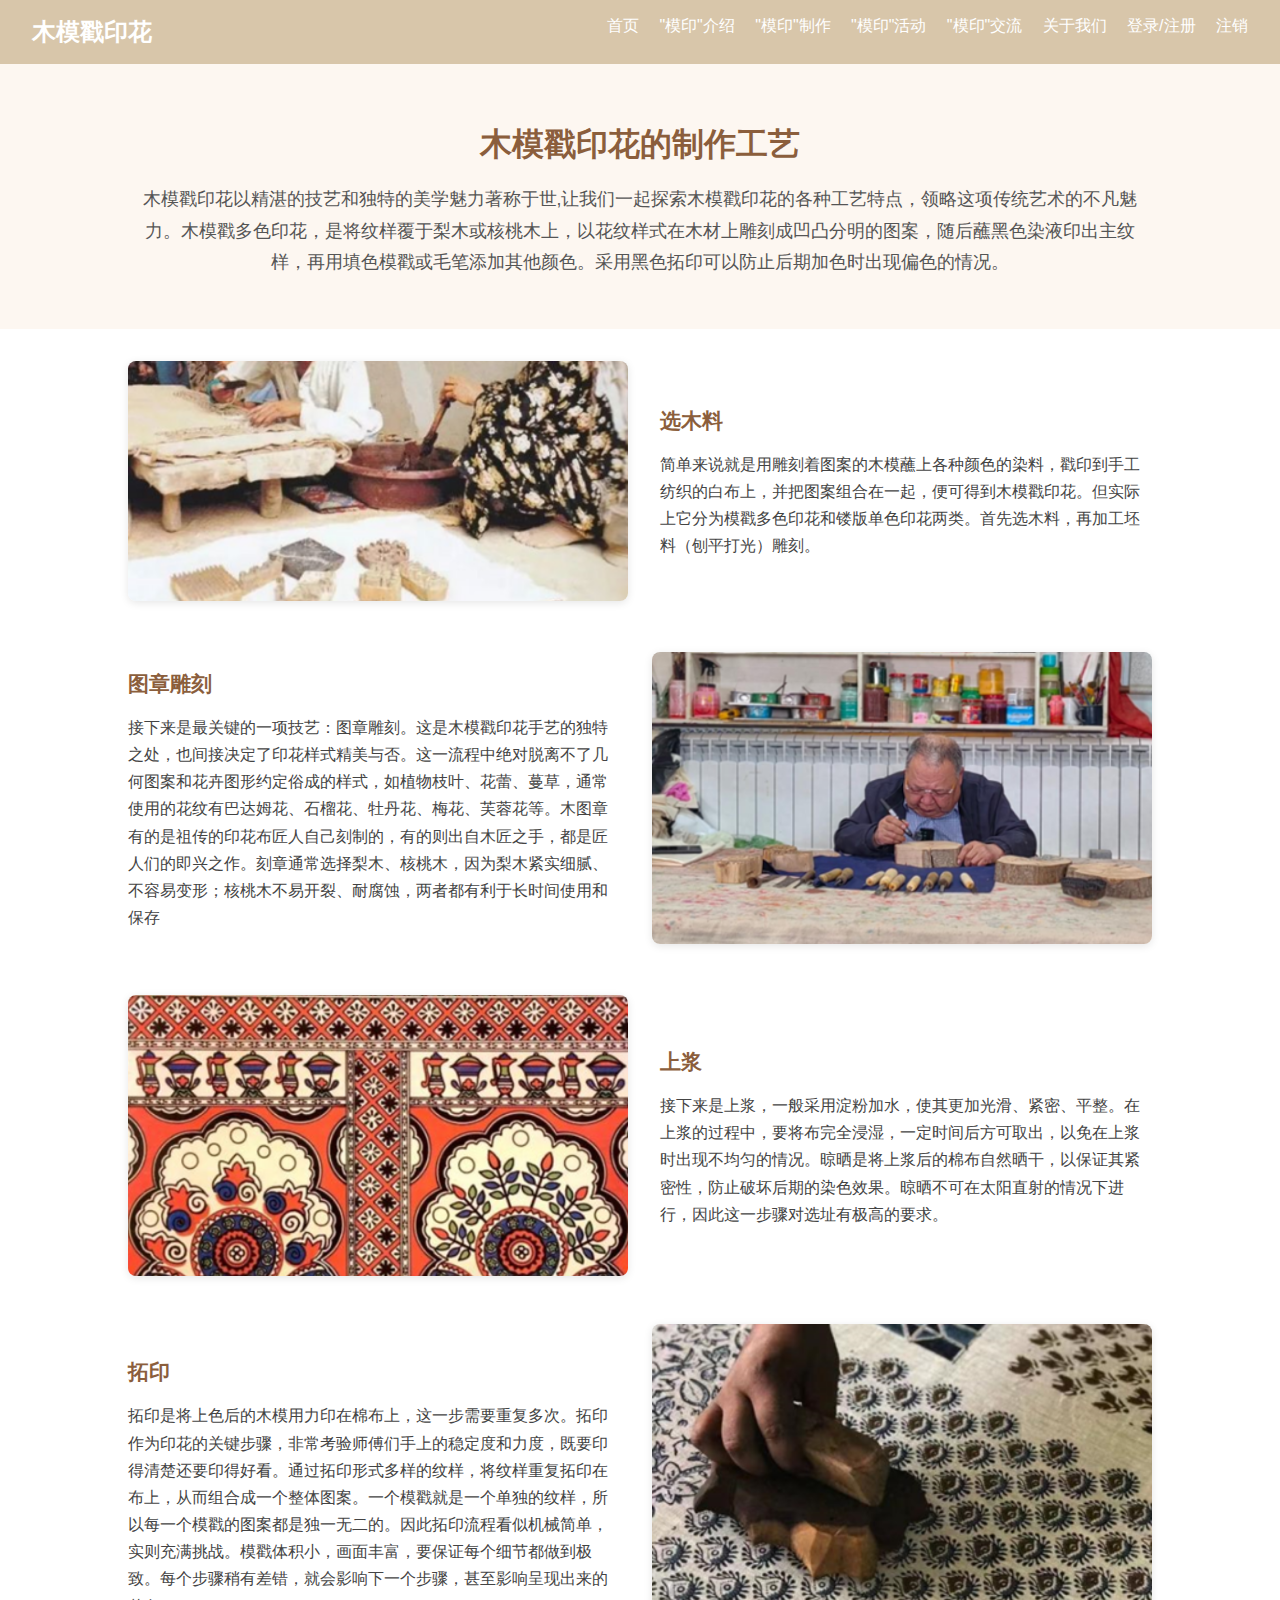
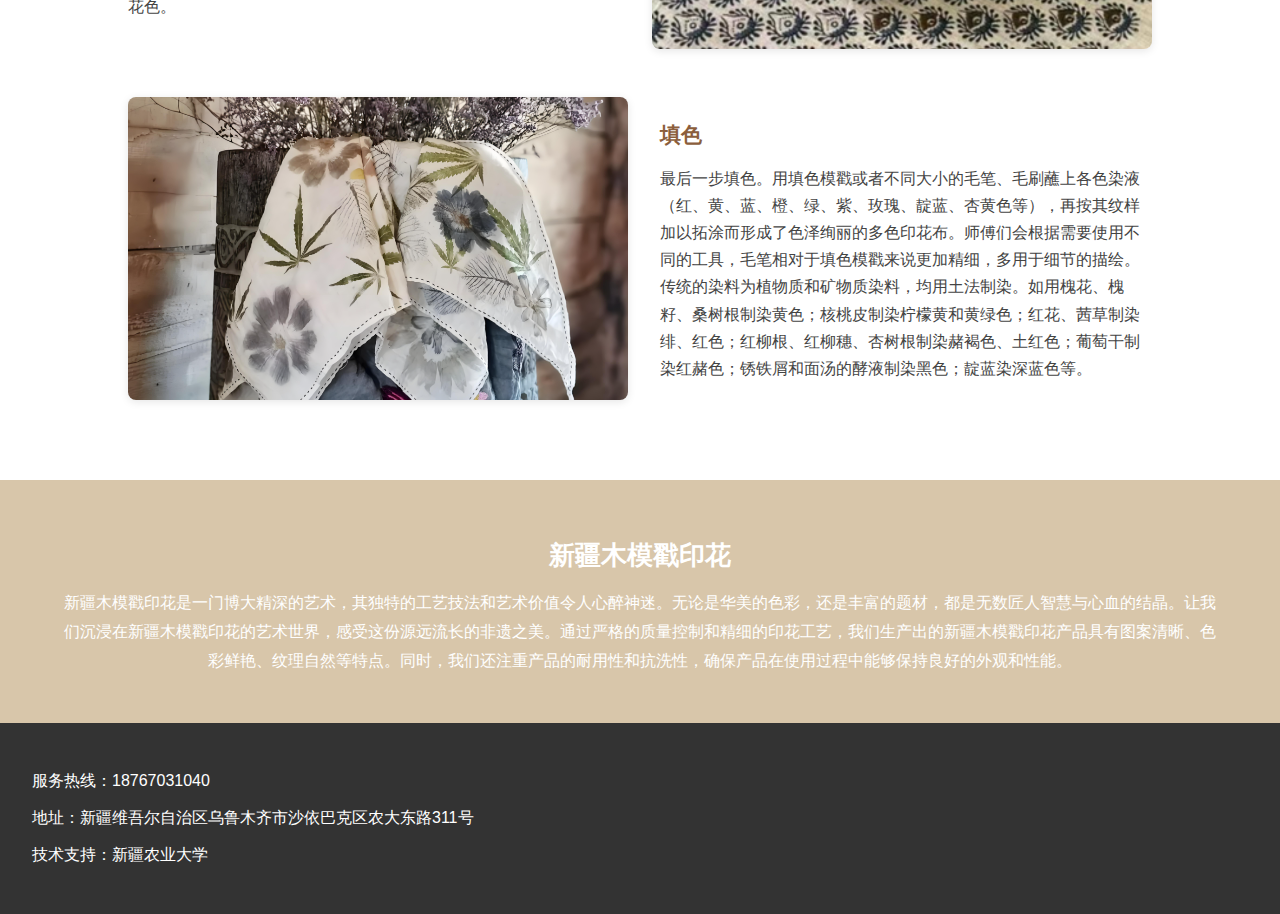
<file: embroidery_site/production.html>
<!DOCTYPE html>
<html lang="zh">
  <head>
    <meta charset="UTF-8" />
    <meta name="viewport" content="width=device-width, initial-scale=1.0" />
    <title>木模戳印花</title>
    <link rel="stylesheet" href="css/style.css" />
    <link rel="stylesheet" href="css/production.css" />
    <script src="js/style.js"></script>
  </head>
  <body>
    <header>
      <div class="logo">木模戳印花</div>
      <nav>
        <a href="index.html">首页</a>
        <a href="introduction.html">"模印"介绍</a>
        <a href="production.html">"模印"制作</a>
        <a href="activity.html">"模印"活动</a>
        <a href="interaction.html">"模印"交流</a>
        <a href="contact.html">关于我们</a>
        <a href="login.html">登录/注册</a>
        <a href="#" onclick="logout()">注销</a>
      </nav>
    </header>

    <section class="intro-banner">
      <h2>木模戳印花的制作工艺</h2>
      <p>
        木模戳印花以精湛的技艺和独特的美学魅力著称于世,让我们一起探索木模戳印花的各种工艺特点，领略这项传统艺术的不凡魅力。木模戳多色印花，是将纹样覆于梨木或核桃木上，以花纹样式在木材上雕刻成凹凸分明的图案，随后蘸黑色染液印出主纹样，再用填色模戳或毛笔添加其他颜色。采用黑色拓印可以防止后期加色时出现偏色的情况。
      </p>
    </section>

    <section class="feature-section">
      <div class="feature reverse">
        <img src="assets/xml.png" alt="选木料" />
        <div class="text">
          <h3>选木料</h3>
          <p>
            简单来说就是用雕刻着图案的木模蘸上各种颜色的染料，戳印到手工纺织的白布上，并把图案组合在一起，便可得到木模戳印花。但实际上它分为模戳多色印花和镂版单色印花两类。首先选木料，再加工坯料（刨平打光）雕刻。
          </p>
        </div>
      </div>

      <div class="feature">
        <div class="text">
          <h3>图章雕刻</h3>
          <p>
            接下来是最关键的一项技艺：图章雕刻。这是木模戳印花手艺的独特之处，也间接决定了印花样式精美与否。这一流程中绝对脱离不了几何图案和花卉图形约定俗成的样式，如植物枝叶、花蕾、蔓草，通常使用的花纹有巴达姆花、石榴花、牡丹花、梅花、芙蓉花等。木图章有的是祖传的印花布匠人自己刻制的，有的则出自木匠之手，都是匠人们的即兴之作。刻章通常选择梨木、核桃木，因为梨木紧实细腻、不容易变形；核桃木不易开裂、耐腐蚀，两者都有利于长时间使用和保存
          </p>
        </div>
        <img src="assets/tzdk.png" alt="图章雕刻" />
      </div>

      <div class="feature reverse">
        <img src="assets/sj.png" alt="上浆" />
        <div class="text">
          <h3>上浆</h3>
          <p>
            接下来是上浆，一般采用淀粉加水，使其更加光滑、紧密、平整。在上浆的过程中，要将布完全浸湿，一定时间后方可取出，以免在上浆时出现不均匀的情况。晾晒是将上浆后的棉布自然晒干，以保证其紧密性，防止破坏后期的染色效果。晾晒不可在太阳直射的情况下进行，因此这一步骤对选址有极高的要求。
          </p>
        </div>
      </div>
      <div class="feature">
        <div class="text">
          <h3>拓印</h3>
          <p>
            拓印是将上色后的木模用力印在棉布上，这一步需要重复多次。拓印作为印花的关键步骤，非常考验师傅们手上的稳定度和力度，既要印得清楚还要印得好看。通过拓印形式多样的纹样，将纹样重复拓印在布上，从而组合成一个整体图案。一个模戳就是一个单独的纹样，所以每一个模戳的图案都是独一无二的。因此拓印流程看似机械简单，实则充满挑战。模戳体积小，画面丰富，要保证每个细节都做到极致。每个步骤稍有差错，就会影响下一个步骤，甚至影响呈现出来的花色。
          </p>
        </div>
        <img src="assets/gy1.png" alt="拓印" />
      </div>
      <div class="feature reverse">
        <img src="assets/gy3.png" alt="填色" />
        <div class="text">
          <h3>填色</h3>
          <p>
            最后一步填色。用填色模戳或者不同大小的毛笔、毛刷蘸上各色染液（红、黄、蓝、橙、绿、紫、玫瑰、靛蓝、杏黄色等），再按其纹样加以拓涂而形成了色泽绚丽的多色印花布。师傅们会根据需要使用不同的工具，毛笔相对于填色模戳来说更加精细，多用于细节的描绘。
            传统的染料为植物质和矿物质染料，均用土法制染。如用槐花、槐籽、桑树根制染黄色；核桃皮制染柠檬黄和黄绿色；红花、茜草制染绯、红色；红柳根、红柳穗、杏树根制染赭褐色、土红色；葡萄干制染红赭色；锈铁屑和面汤的酵液制染黑色；靛蓝染深蓝色等。
          </p>
        </div>
      </div>
    </section>

    <section class="appreciation">
      <h3>新疆木模戳印花</h3>
      <p>
        新疆木模戳印花是一门博大精深的艺术，其独特的工艺技法和艺术价值令人心醉神迷。无论是华美的色彩，还是丰富的题材，都是无数匠人智慧与心血的结晶。让我们沉浸在新疆木模戳印花的艺术世界，感受这份源远流长的非遗之美。通过严格的质量控制和精细的印花工艺，我们生产出的新疆木模戳印花产品具有图案清晰、色彩鲜艳、纹理自然等特点。同时，我们还注重产品的耐用性和抗洗性，确保产品在使用过程中能够保持良好的外观和性能。
      </p>
    </section>

    <footer>
      <div>
        <p>服务热线：18767031040</p>
        <p>地址：新疆维吾尔自治区乌鲁木齐市沙依巴克区农大东路311号</p>
        <p>技术支持：新疆农业大学</p>
      </div>
    </footer>
  </body>
</html>
</file>
<file: css/style.css>
body {
  margin: 0;
  font-family: "Arial", sans-serif;
}
header {
  background: #d8c6aa;
  display: flex;
  justify-content: space-between;
  padding: 1rem 2rem;
  color: white;
}
header .logo {
  font-size: 1.5rem;
  font-weight: bold;
}
nav a {
  margin-left: 1rem;
  text-decoration: none;
  color: white;
}



footer {
  display: flex;
  justify-content: space-between;
  padding: 2rem;
  background: #333;
  color: white;
}
</file>
<file: css/index.css>
.carousel {
  width: 100%;
  height: 400px;
  background: #fdf7f1;
  overflow: hidden;
  position: relative;
}

.carousel-wrapper {
  width: 100%;
  height: 100%;
  margin: 0 auto;
  position: relative;
  overflow: hidden;
}

.carousel-track {
  display: flex;
  width: 100%;
  height: 100%;
  transition: transform 2s ease;
}

.carousel-track img {
  width: 100%;
  height: 100%;
  flex-shrink: 0;
  object-fit: cover;
}

.carousel-btn {
  position: absolute;
  top: 50%;
  transform: translateY(-50%);
  background-color: rgba(0, 0, 0, 0.3);
  color: #fff;
  border: none;
  font-size: 2rem;
  padding: 0.5rem 1rem;
  cursor: pointer;
  z-index: 10;
  border-radius: 6px;
}

.carousel-btn.prev {
  left: 10px;
}

.carousel-btn.next {
  right: 10px;
}

.carousel-dots {
  position: absolute;
  bottom: 10px;
  width: 100%;
  text-align: center;
}

.carousel-dots .dot {
  display: inline-block;
  width: 12px;
  height: 12px;
  margin: 0 6px;
  background-color: rgba(255, 255, 255, 0.6);
  border-radius: 50%;
  cursor: pointer;
}

.carousel-dots .dot.active {
  background-color: #8b5e3c;
}

  @keyframes slide {
    0%   { transform: translateX(0%); }
    33.33% { transform: translateX(-100%); }
    66.66% { transform: translateX(-200%); }
    100% { transform: translateX(0%); }
  }

  

  .intro {
    text-align: center;
    padding: 2rem 5%;
    background: #fdf7f1;
    
  }
  .intro h2{
    color: #8b5e3c;
  }
  .intro p{
    color: #444;
  }
 
  .embroidery-cards {
    padding: 2rem 5%;
    display: grid;
    grid-template-columns: repeat(auto-fit, minmax(260px, 1fr));
    gap: 2rem;
    background-color: #fdf7f1;
  }
  
  .embroidery-cards .card {
    background-color: #fff;
    border-radius: 8px;
    box-shadow: 0 2px 10px rgba(0,0,0,0.08);
    padding: 1rem;
    cursor: pointer;
    transition: transform 0.3s ease, box-shadow 0.3s ease;
  }
  
  .embroidery-cards .card:hover {
    transform: translateY(-5px);
    box-shadow: 0 4px 14px rgba(0,0,0,0.15);
  }
  
  .embroidery-cards .card img {
    width: 100%;
    height: 300px;
    object-fit: cover;
    border-radius: 6px;
    margin-bottom: 0.75rem;
  }
  
  .embroidery-cards .card h3 {
    font-size: 1.2rem;
    color: #8b5e3c;
    margin-bottom: 0.5rem;
  }
  
  .embroidery-cards .card p {
    font-size: 0.95rem;
    color: #444;
    line-height: 1.6;
  }
  

  .history-section {
    padding: 2rem 5%;
   
    text-align: center;
  }
  
  .history-section h2 {
    font-size: 1.8rem;
    color: #8b5e3c;
    margin-bottom: 1rem;
  }
  
  .history-section p {
    font-size: 1rem;
    color: #444;

    margin: 0 auto 2rem;
    line-height: 1.8;
  }
  
  .history-images {
    display: flex;
    justify-content: space-between; /* ✅ 平均分布图片 */
    flex-wrap: wrap;
    gap: 1rem;
  }
  
  .history-images img {
    width: 18%;
    height: 200px;
    object-fit: cover;
    border-radius: 6px;
    box-shadow: 0 2px 8px rgba(0,0,0,0.1);
  }
</file>
<file: css/contact.css>
.content-section {
    padding: 0px 5%;
  }
  
  .section-box {
    padding: 20px ;
    margin: 20px;
    background: #fefaf3;
  }
  
  .section-title {
    text-align: center;
    font-size: 24px;
    color: #8b5e3c;
    margin-bottom: 20px;
    border-bottom: 1px solid #e0d6c6;
    padding-bottom: 10px;
  }
  
  .section-content {
    display: flex;
    align-items: center;
    gap: 40px;
    flex-wrap: wrap;
  }
  
  .section-box.reverse .section-content {
    flex-direction: row-reverse;
  }
  
  .section-content img {
    width: 280px;
    height: 220px;
    border-radius: 8px;
    box-shadow: 0 4px 10px rgba(0, 0, 0, 0.05);
  }
  
  .text-box {
    flex: 1;
    color: #4a3c2b;
  }
  
  .text-box h3 {
    font-size: 20px;
    margin-bottom: 10px;
  }
  
  .text-box p {
    line-height: 1.8;
    font-size: 15px;
  }
  
  .gallery {
    display: flex;
    justify-content: center;
    gap: 50px;
    margin-top: 20px;
  }
  
  .qrcode-item {
    width: 250px;
    height: 250px;
    border-radius: 30%;
    overflow: visible;
    box-shadow: 0 0 10px rgba(0, 0, 0, 0.1);
    background-color: white;
    text-align: center;
  }
  
  .qrcode-item img {
    padding: 12% 12% 0 12%;
    width: 76%;
    height: 76%;
    object-fit: cover;
    display: block;
  }
  .qrcode-item span{
    color: #8b5e3c;
    font-size: 15px;
  }
</file>
<file: css/interaction.css>
.banner {
  width: 100%;
  height: 340px;
  background: url("../assets/top.png") center/cover no-repeat;
}
.interaction-section {
  padding: 40px 20px;
  background: linear-gradient(to right, #fdfcfb, #e2d1c3);
  min-height: 100vh;
}

.interaction-wrapper {
  max-width: 800px;
  margin: 0 auto;
}

.interaction-title {
  font-size: 24px;
  font-weight: bold;
  margin-bottom: 20px;
  color: #444;
}

.post-form {
  background: white;
  border-radius: 8px;
  box-shadow: 0 0 8px rgba(0, 0, 0, 0.05);
  padding: 30px;
  padding-bottom: 60px;
  margin-bottom: 30px;
}

.post-form textarea {
  width: 100%;
  height: 60px;
  resize: none;
  border: 1px solid #ccc;
  padding: 10px;
  font-size: 14px;
  border-radius: 6px;
}

.post-form button {
  margin-top: 10px;
  float: right;
  padding: 8px 20px;
  background-color: #8b5e3c;
  color: white;
  border: none;
  border-radius: 4px;
  cursor: pointer;
}

.post-form button:hover {
  background-color: #734b2f;
}

.post-list .post {
  background: white;
  border-left: 6px solid #8b5e3c;
  margin-bottom: 20px;
  padding: 16px 20px;
  border-radius: 6px;
  box-shadow: 0 1px 4px rgba(0, 0, 0, 0.05);
}

.post strong {
  color: #333;
  font-size: 16px;
}

.post small {
  display: block;
  color: #999;
  margin-top: 4px;
}

.post p {
  margin: 6px 0;
  line-height: 1.5;
}

.post input[type="text"] {
  width: 100%;
  margin-top: 10px;
  padding: 8px;
  font-size: 14px;
  border: 1px solid #ccc;
  border-radius: 6px;
}

.pagination {
  text-align: center;
  margin-top: 1rem;
}

.pagination button {
  margin: 0 4px;
  padding: 4px 10px;
  border: 1px solid #aaa;
  background-color: #fff;
  border-radius: 4px;
  cursor: pointer;
}


/* 帖子整体 */
.post {
  background: rgba(255, 248, 240, 0.85); /* 柔和米色半透明 */
  border: 1px solid #d9c8aa;
  border-radius: 12px;
  margin-bottom: 20px;
  padding: 16px 20px;
  font-family: "宋体", serif;
  box-shadow: 0 4px 8px rgba(0, 0, 0, 0.05);
}

/* 标题区域：用户名 + 时间 */
.post-header {
  display: flex;
  justify-content: space-between;
  align-items: center;
  color: #7a5c38;
  font-weight: bold;
  font-size: 16px;
  margin-bottom: 12px;
  border-bottom: 1px dashed #c2ab8f;
  padding-bottom: 4px;
}

/* 内容主体 */
.post-body h3 {
  font-size: 18px;
  font-weight: normal;
  color: #3e2c1a;
  margin: 10px 0;
  line-height: 1.6;
  word-break: break-word;
}

/* 评论区 */
.comment-list {
  margin-top: 10px;
  background: #fdf8f1;
  border-left: 4px solid #d1b894;
  padding: 8px 12px;
  border-radius: 6px;
  font-size: 14px;
  color: #444;
}

/* 评论输入框 */
.comment-box {
  margin-top: 12px;
}

.comment-box input {
  width: 100%;
  padding: 8px;
  font-size: 14px;
  border: 1px solid #d8c8aa;
  border-radius: 6px;
  outline: none;
  transition: border-color 0.3s;
}

.comment-box input:focus {
  border-color: #b18956;
}

/* 提示语 */
.comment-box em {
  font-style: italic;
  color: #999;
  font-size: 13px;
}
</file>
<file: css/introduction.css>
.section-intro {
    text-align: center;
    background: #fdf7f1;
    padding: 2rem 5%;
  }
  .section-intro h2 {
    font-size: 2rem;
    color: #8b5e3c;
  }
  .section-intro p {
    font-size: 1.05rem;
    color: #444;
    line-height: 1.8;
  }
  .section-grid {
    display: flex;
    justify-content: space-around;
    padding: 2rem 5%;
    gap: 2rem;
    flex-wrap: wrap;
  }
  .grid-item {
    background: #fdf7f1;
 
    padding: 1rem;
    flex: 1;
    min-width: 250px;
    box-shadow: 0 2px 8px rgba(0, 0, 0, 0.1);
   
  }
  .grid-item img {
    width: 100%;
    height: 180px;
    object-fit: cover;
    border-radius: 2px;
    margin-bottom: 1rem;
  }
  .grid-item h3 {
    color: #8b5e3c;
    font-size: 1.2rem;
    margin-bottom: 0.5rem;
  }
  .grid-item p {
    color: #555;
    font-size: 0.95rem;
    line-height: 1.6;
  }
  .section-highlight {
    padding: 2rem 5%;
    background: #d8c6aa;

  }
  .section-highlight h3 {
    color: white;
    font-size: 1.6rem;
    margin-bottom: 1rem;
  }

  .section-highlight p{
    color: white;

  }
  .highlight-images {
    display: flex;
    justify-content: space-between;
    gap: 1rem;
    flex-wrap: wrap;
  }
  .highlight-images img {
    flex: 1;
    min-width: 200px;
    max-width: 32%;
    height: 200px;
    object-fit: cover;
    border-radius: 2px;
  }

  .section-feature-horizontal {
    background-color: #fff;
    padding: 3rem 0;
  }
  
  .section-feature-horizontal h2 {
    text-align: center;
    font-size: 2rem;
    color: #5e3f1b;
    margin-bottom: 2rem;
  }
  
  .feature-grid {
    display: grid;
    grid-template-columns: repeat(2, 1fr);

  }
  
  .feature-box {
    display: flex;
    background-color: #fff;
    border-radius: 10px;
    padding: 1.5rem;
    justify-content: space-between;
    align-items: center;
  }
  
  .feature-text {
    flex: 1;
    padding: 1.5rem;
  
  }
  
  .feature-text h3 {
    font-size: 1.3rem;
    color: #8b5e3c;
    margin-bottom: 0.5rem;
  }
  
  .feature-text p {
    font-size: 0.95rem;
    color: #444;
    line-height: 1.7;
  }
  
  .feature-image {
    flex: 0 0 50%;
  }
  
  .feature-image img {
    width: 100%;
    height: 200px;
    border-radius: 8px;
    object-fit: cover;
  }
  


  .section-inheritor {
    background-color: #d8c6aa;
    padding: 2rem 5%;
  
  }
  
  .section-inheritor h3 {
    font-size: 1.5rem;
    color: #8b5e3c;
    margin-bottom: 1rem;
    font-weight: bold;
  }
  
  .section-inheritor p {
    font-size: 1rem;
    line-height: 1.8;
    color: #444;

    margin: 0 auto;
  }
</file>
<file: css/production.css>
.intro-banner {
  background: #fdf7f1;
  text-align: center;
  padding: 2rem 10%;
}

.intro-banner h2 {
  color: #8b5e3c;
  font-size: 2rem;
  margin-bottom: 1rem;
}

.intro-banner p {
  font-size: 1.1rem;
  color: #555;
  line-height: 1.8;
}

.feature-section {
  padding: 2rem 10%;
  background: #ffffff;
}

.feature {
  display: flex;
  align-items: center;
  justify-content: space-between;
  gap: 2rem;
  margin-bottom: 3rem;
  /* flex-wrap: wrap; 保证小屏幕时换行 */
}


.feature img {
  width: 50%;
  max-width: 500px;
  border-radius: 8px;
  box-shadow: 0 2px 8px rgba(0,0,0,0.1);
  object-fit: cover;
}

.feature .text {
  width: 50%;
}

.feature .text h3 {
  color: #8b5e3c;
  font-size: 1.3rem;
  margin-bottom: 0.5rem;
}

.feature .text p {
  font-size: 1rem;
  line-height: 1.7;
  color: #444;
}

.appreciation {
  background: #d8c6aa;
  color: white;
  text-align: center;
  padding: 2rem 5%;
}

.appreciation h3 {
  font-size: 1.6rem;
  margin-bottom: 1rem;
}

.appreciation p {
  font-size: 1rem;
  line-height: 1.8;
}
</file>
<file: embroidery_site/css/style.css>
body {
  margin: 0;
  font-family: "Arial", sans-serif;
}
header {
  background: #d8c6aa;
  display: flex;
  justify-content: space-between;
  padding: 1rem 2rem;
  color: white;
}
header .logo {
  font-size: 1.5rem;
  font-weight: bold;
}
nav a {
  margin-left: 1rem;
  text-decoration: none;
  color: white;
}



footer {
  display: flex;
  justify-content: space-between;
  padding: 2rem;
  background: #333;
  color: white;
}
footer img {
  width: 80px;
  margin-left: 10px;
}
</file>
<file: embroidery_site/css/introduction.css>
.section-intro {
    text-align: center;
    background: #fdf7f1;
    padding: 2rem 5%;
  }
  .section-intro h2 {
    font-size: 2rem;
    color: #8b5e3c;
  }
  .section-intro p {
    font-size: 1.05rem;
    color: #444;
    line-height: 1.8;
  }
  .section-grid {
    display: flex;
    justify-content: space-around;
    padding: 2rem 5%;
    gap: 2rem;
    flex-wrap: wrap;
  }
  .grid-item {
    background: #fdf7f1;
 
    padding: 1rem;
    flex: 1;
    min-width: 250px;
    box-shadow: 0 2px 8px rgba(0, 0, 0, 0.1);
   
  }
  .grid-item img {
    width: 100%;
    height: 180px;
    object-fit: cover;
    border-radius: 2px;
    margin-bottom: 1rem;
  }
  .grid-item h3 {
    color: #8b5e3c;
    font-size: 1.2rem;
    margin-bottom: 0.5rem;
  }
  .grid-item p {
    color: #555;
    font-size: 0.95rem;
    line-height: 1.6;
  }
  .section-highlight {
    padding: 2rem 5%;
    background: #d8c6aa;

  }
  .section-highlight h3 {
    color: white;
    font-size: 1.6rem;
    margin-bottom: 1rem;
  }

  .section-highlight p{
    color: white;

  }
  .highlight-images {
    display: flex;
    justify-content: space-between;
    gap: 1rem;
    flex-wrap: wrap;
  }
  .highlight-images img {
    flex: 1;
    min-width: 200px;
    max-width: 32%;
    height: 200px;
    object-fit: cover;
    border-radius: 2px;
  }

  .section-feature-horizontal {
    background-color: #fff;
    padding: 3rem 0;
  }
  
  .section-feature-horizontal h2 {
    text-align: center;
    font-size: 2rem;
    color: #5e3f1b;
    margin-bottom: 2rem;
  }
  
  .feature-grid {
    display: grid;
    grid-template-columns: repeat(2, 1fr);

  }
  
  .feature-box {
    display: flex;
    background-color: #fff;
    border-radius: 10px;
    padding: 1.5rem;
    justify-content: space-between;
    align-items: center;
  }
  
  .feature-text {
    flex: 1;
    padding: 1.5rem;
  
  }
  
  .feature-text h3 {
    font-size: 1.3rem;
    color: #8b5e3c;
    margin-bottom: 0.5rem;
  }
  
  .feature-text p {
    font-size: 0.95rem;
    color: #444;
    line-height: 1.7;
  }
  
  .feature-image {
    flex: 0 0 50%;
  }
  
  .feature-image img {
    width: 100%;
    height: 200px;
    border-radius: 8px;
    object-fit: cover;
  }
  


  .section-inheritor {
    background-color: #d8c6aa;
    padding: 2rem 5%;
  
  }
  
  .section-inheritor h3 {
    font-size: 1.5rem;
    color: #8b5e3c;
    margin-bottom: 1rem;
    font-weight: bold;
  }
  
  .section-inheritor p {
    font-size: 1rem;
    line-height: 1.8;
    color: #444;

    margin: 0 auto;
  }
</file>
<file: embroidery_site/css/production.css>
.intro-banner {
  background: #fdf7f1;
  text-align: center;
  padding: 2rem 10%;
}

.intro-banner h2 {
  color: #8b5e3c;
  font-size: 2rem;
  margin-bottom: 1rem;
}

.intro-banner p {
  font-size: 1.1rem;
  color: #555;
  line-height: 1.8;
}

.feature-section {
  padding: 2rem 10%;
  background: #ffffff;
}

.feature {
  display: flex;
  align-items: center;
  justify-content: space-between;
  gap: 2rem;
  margin-bottom: 3rem;
  /* flex-wrap: wrap; 保证小屏幕时换行 */
}


.feature img {
  width: 50%;
  max-width: 500px;
  border-radius: 8px;
  box-shadow: 0 2px 8px rgba(0,0,0,0.1);
  object-fit: cover;
}

.feature .text {
  width: 50%;
}

.feature .text h3 {
  color: #8b5e3c;
  font-size: 1.3rem;
  margin-bottom: 0.5rem;
}

.feature .text p {
  font-size: 1rem;
  line-height: 1.7;
  color: #444;
}

.appreciation {
  background: #d8c6aa;
  color: white;
  text-align: center;
  padding: 2rem 5%;
}

.appreciation h3 {
  font-size: 1.6rem;
  margin-bottom: 1rem;
}

.appreciation p {
  font-size: 1rem;
  line-height: 1.8;
}
</file>
